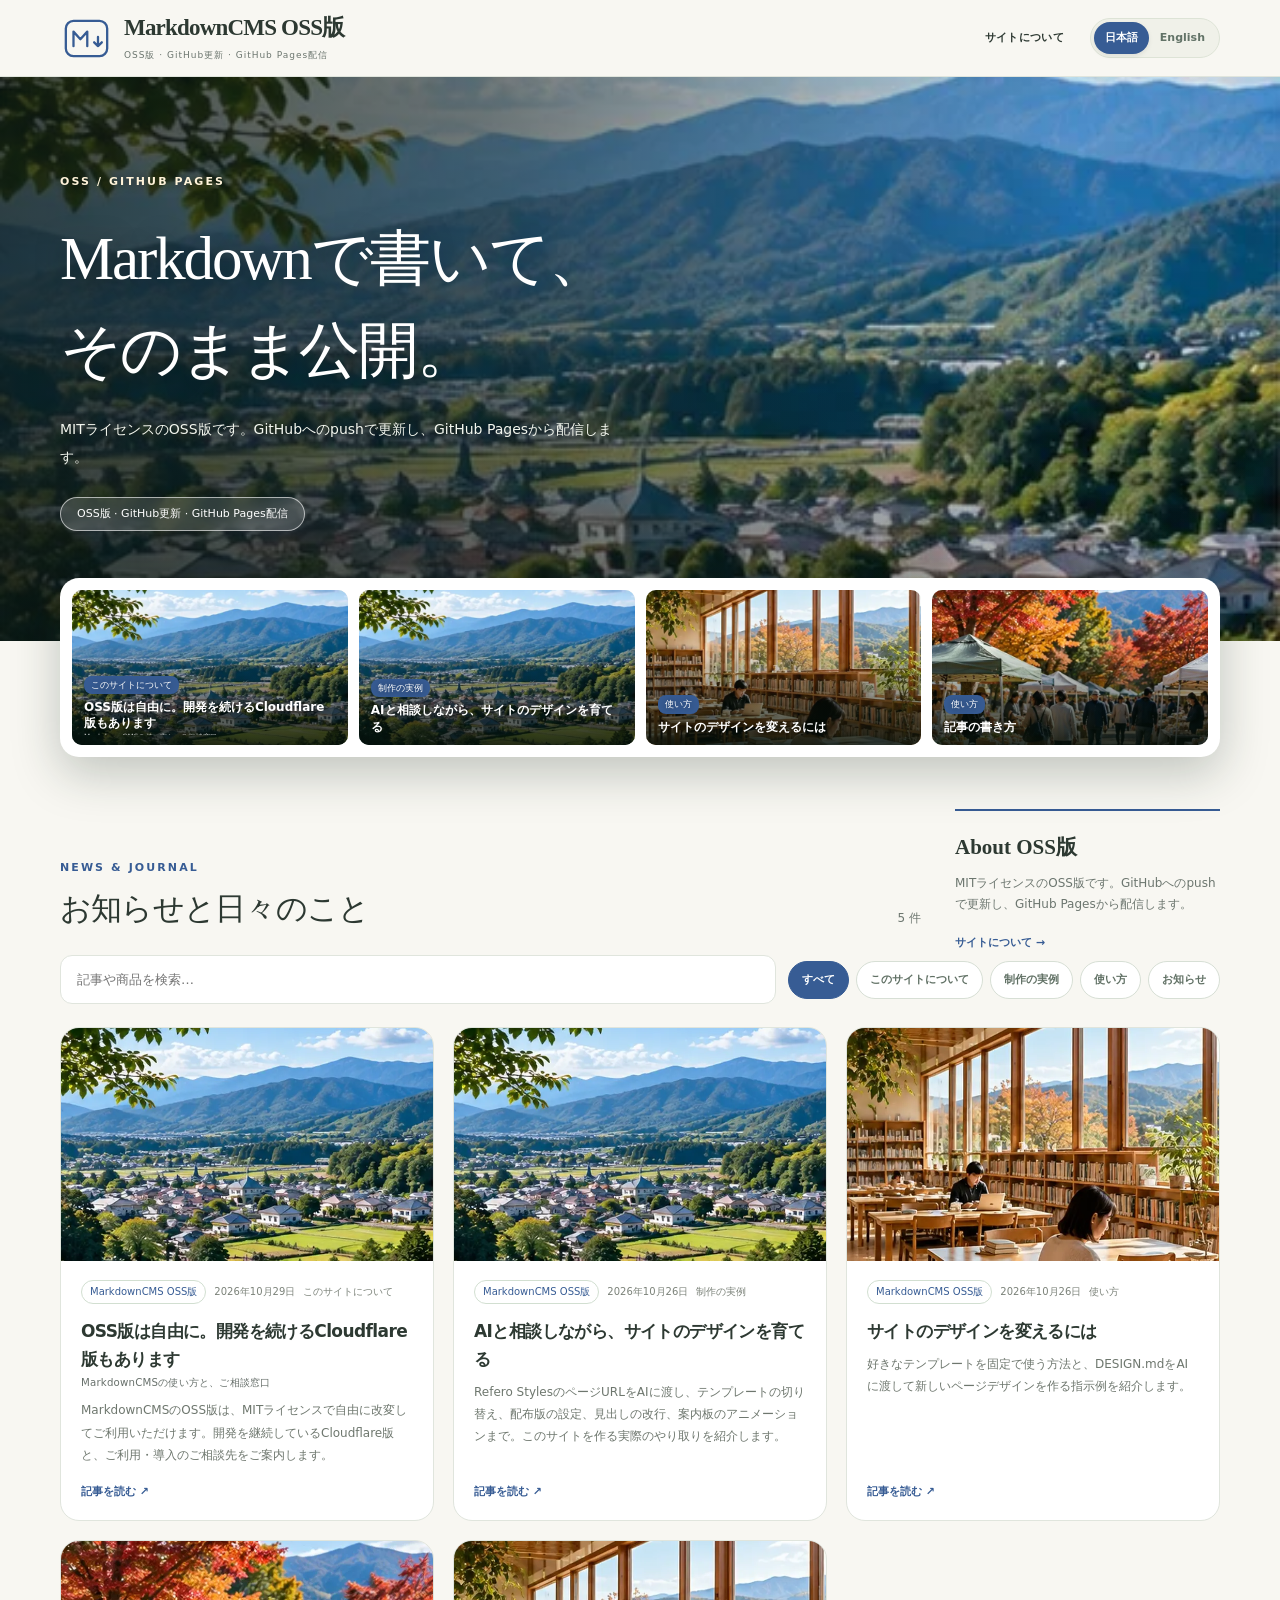
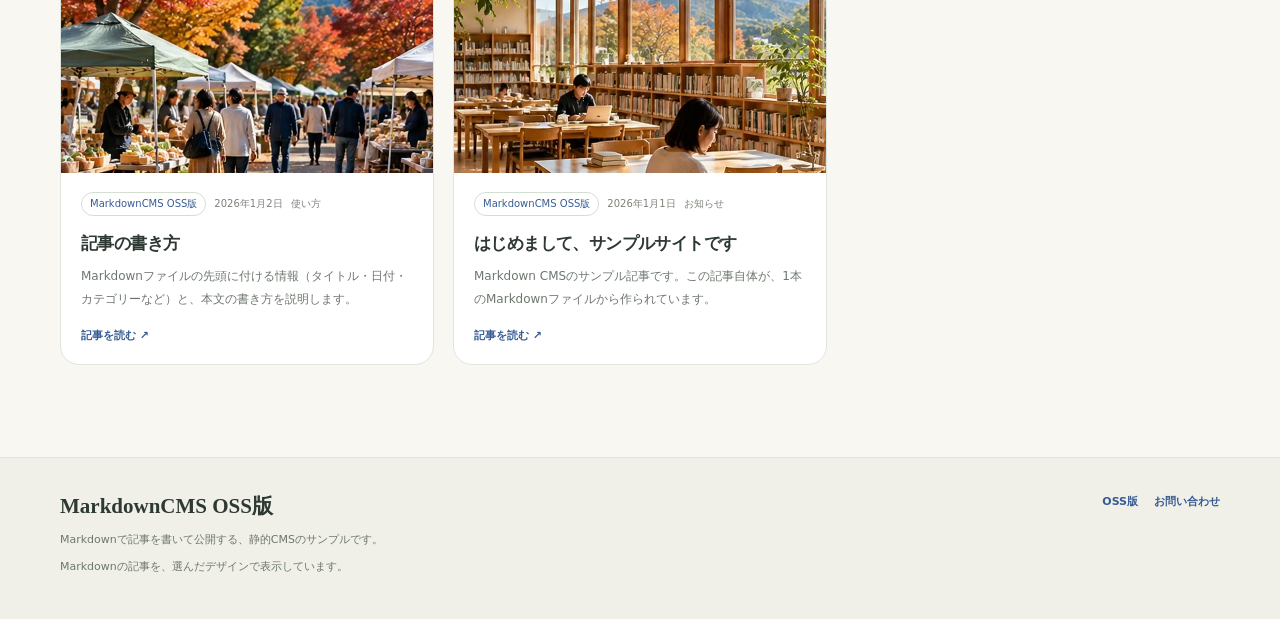
<file: index.html>
<!doctype html><html lang="ja"><head><meta charset="utf-8"><meta name="viewport" content="width=device-width,initial-scale=1"><meta name="description" content="Markdownから生成した静的JSONサイト"><meta http-equiv="Content-Security-Policy" content="default-src 'self'; script-src 'self'; style-src 'self'; img-src 'self' data:; connect-src 'self'; object-src 'none'; base-uri 'self'; form-action 'none'"><title>markdownCMSサンプルサイト</title><link rel="icon" type="image/svg+xml" href="assets/favicon.svg"><link rel="stylesheet" href="assets/style.css"></head><body><div id="app" data-default="sample" data-root="./" data-mode="site" data-site-id="sample" data-portal-url="" data-template="natural" data-theme-switcher="false"><p class="loading">読み込み中…</p></div><noscript>JavaScriptを有効にしてください。</noscript><script src="assets/templates.js" defer></script><script src="assets/app.js" defer></script></body></html>
</file>
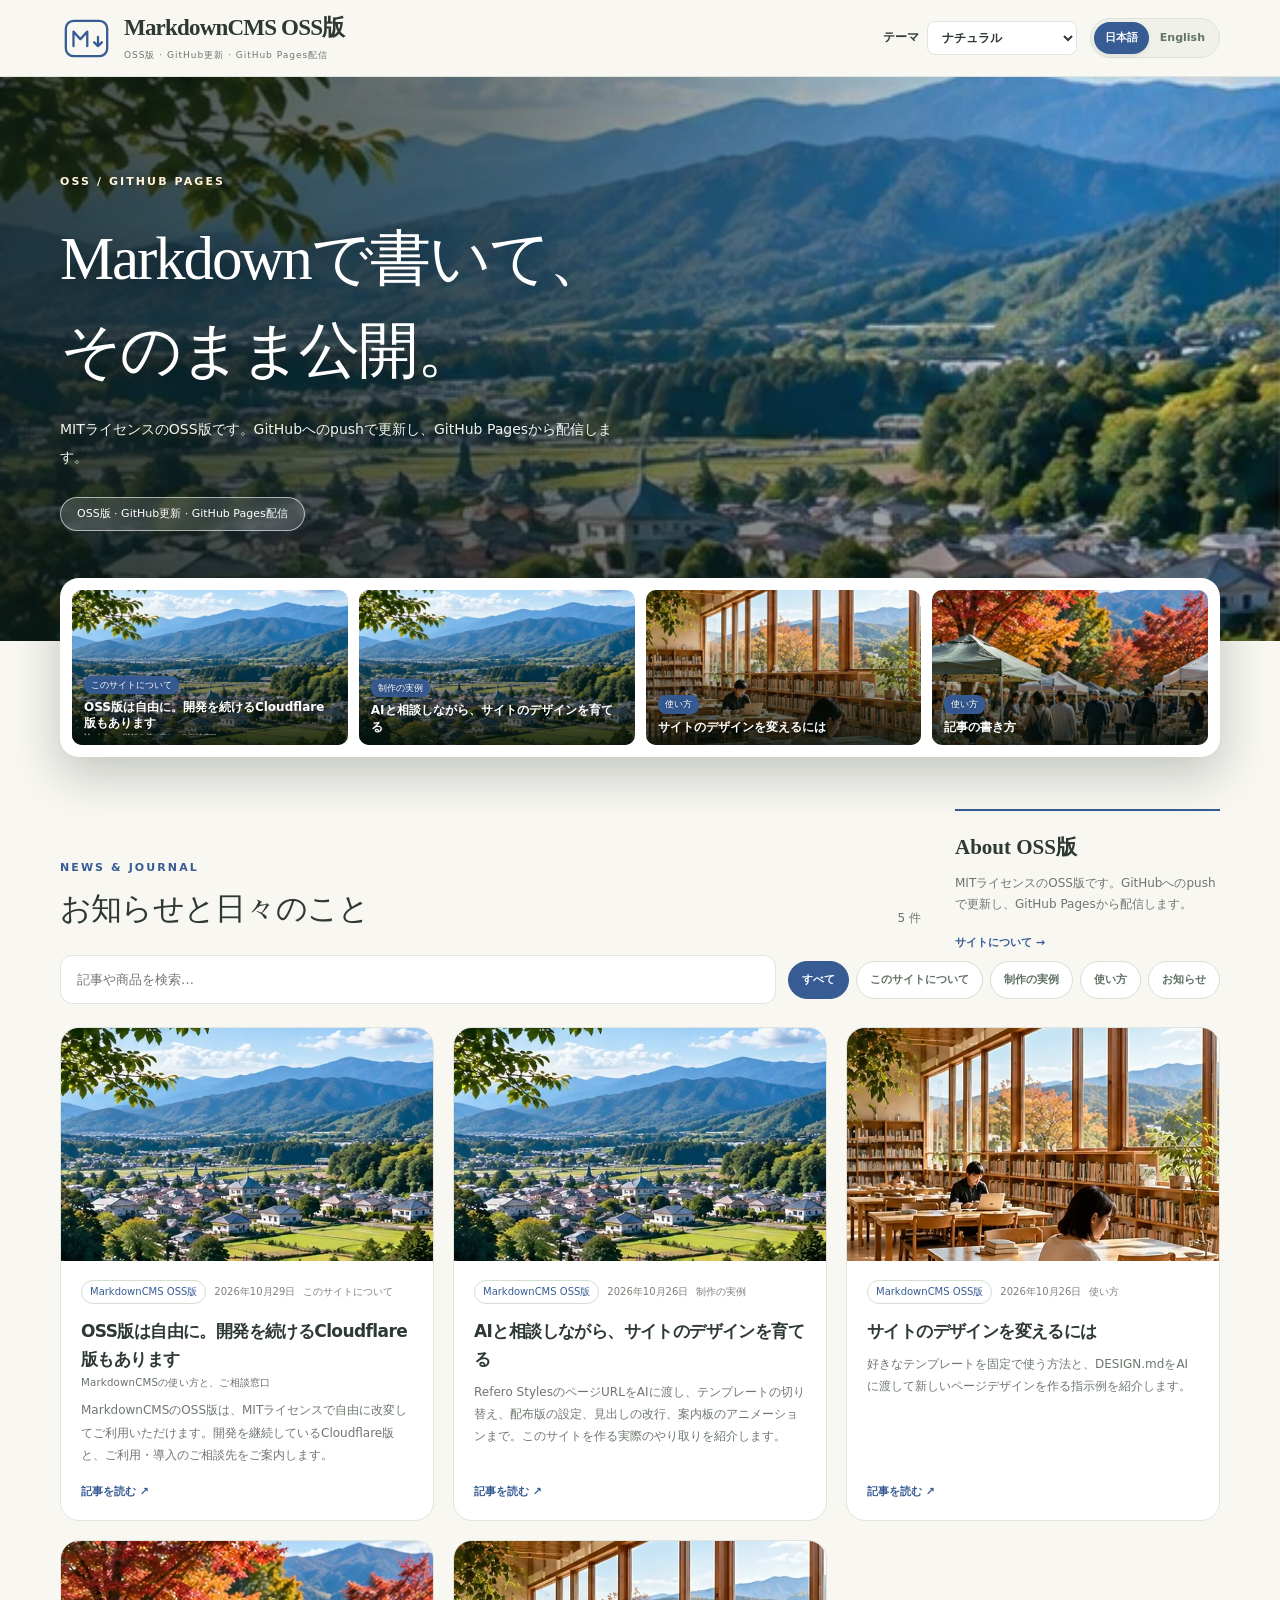
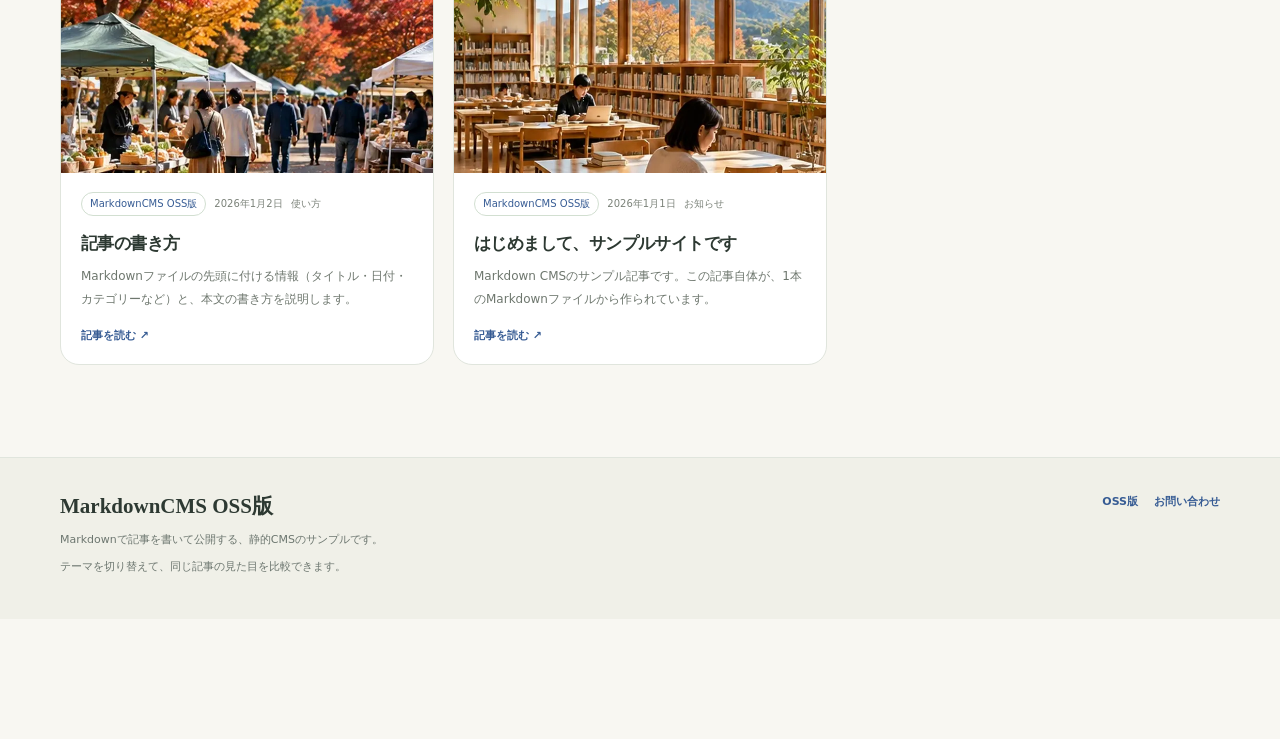
<file: docs/index.html>
<!doctype html><html lang="ja"><head><meta charset="utf-8"><meta name="viewport" content="width=device-width,initial-scale=1"><meta name="description" content="MITライセンスのOSS版です。GitHubへのpushで更新し、GitHub Pagesから配信します。"><meta property="og:type" content="website"><meta property="og:site_name" content="MarkdownCMS OSS版"><meta property="og:title" content="MarkdownCMS OSS版"><meta property="og:description" content="MITライセンスのOSS版です。GitHubへのpushで更新し、GitHub Pagesから配信します。"><meta property="og:url" content="https://oosawak.github.io/markdown-cms-oss/"><meta property="og:image" content="https://oosawak.github.io/markdown-cms-oss/og/hero.webp"><meta name="twitter:card" content="summary_large_image"><link rel="canonical" href="https://oosawak.github.io/markdown-cms-oss/"><meta http-equiv="Content-Security-Policy" content="default-src 'self'; script-src 'self'; style-src 'self'; img-src 'self' data:; connect-src 'self' https://microform.oosawak.workers.dev; object-src 'none'; base-uri 'self'; form-action 'none'"><title>MarkdownCMS OSS版</title><link rel="icon" type="image/svg+xml" href="assets/favicon.svg"><link rel="stylesheet" href="assets/style.css"></head><body><div id="app" data-default="sample" data-root="./" data-mode="site" data-site-id="sample" data-portal-url="" data-template="natural" data-theme-switcher="true"><p class="loading">読み込み中…</p></div><noscript>JavaScriptを有効にしてください。</noscript><script src="assets/app.js" defer></script></body></html>
</file>
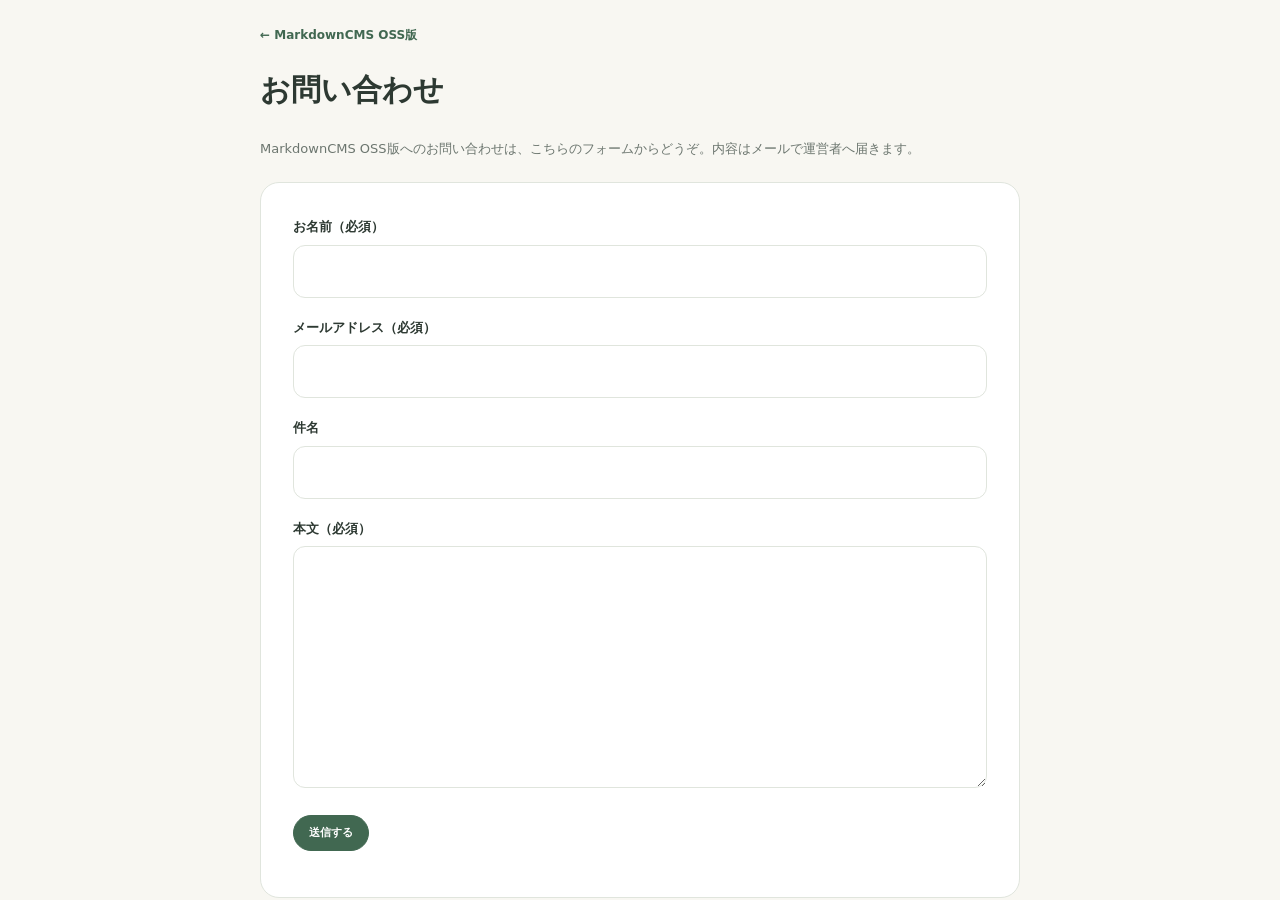
<file: docs/contact.html>
<!doctype html><html lang="ja"><head><meta charset="utf-8"><meta name="viewport" content="width=device-width,initial-scale=1">
<meta http-equiv="Content-Security-Policy" content="default-src 'self'; script-src 'self' https://challenges.cloudflare.com; style-src 'self'; img-src 'self' data:; connect-src 'self' https://challenges.cloudflare.com https://microform.oosawak.workers.dev; frame-src https://challenges.cloudflare.com; object-src 'none'; base-uri 'self'; form-action 'none'">
<title>お問い合わせ | MarkdownCMS OSS版</title><link rel="stylesheet" href="assets/style.css"></head>
<body><main class="container contact-wrap">
<p><a class="backlink" href="./">← MarkdownCMS OSS版</a></p>
<h1>お問い合わせ</h1>
<p class="mf-lead">MarkdownCMS OSS版へのお問い合わせは、こちらのフォームからどうぞ。内容はメールで運営者へ届きます。</p>
<form id="microform" class="mf-form paper" method="post" action="#">
<div class="mf-row"><label for="mf-name">お名前（必須）</label><input id="mf-name" name="name" data-mf-field type="text" maxlength="100" required></div><div class="mf-row"><label for="mf-email">メールアドレス（必須）</label><input id="mf-email" name="email" data-mf-field type="email" maxlength="254" required></div><div class="mf-row"><label for="mf-subject">件名</label><input id="mf-subject" name="subject" data-mf-field type="text" maxlength="200"></div><div class="mf-row"><label for="mf-message">本文（必須）</label><textarea id="mf-message" name="message" data-mf-field rows="8" maxlength="5000" required></textarea></div>
<div class="mf-hp" aria-hidden="true"><label>この欄は入力しないでください<input type="text" name="hp" tabindex="-1" autocomplete="off"></label></div>
<div class="cf-turnstile" data-sitekey="0x4AAAAAAF-NLXBTZZUvCKR-"></div>
<button type="submit" class="pillbutton">送信する</button>
<p class="mf-status" role="status"></p>
</form>

</main>
<script type="application/json" id="microform-config">{"endpoint": "https://microform.oosawak.workers.dev/submit", "siteId": "sample", "sitekey": "0x4AAAAAAF-NLXBTZZUvCKR-"}</script>
<script src="https://challenges.cloudflare.com/turnstile/v0/api.js" async defer></script>
<script src="assets/microform.js" defer></script>
</body></html>
</file>
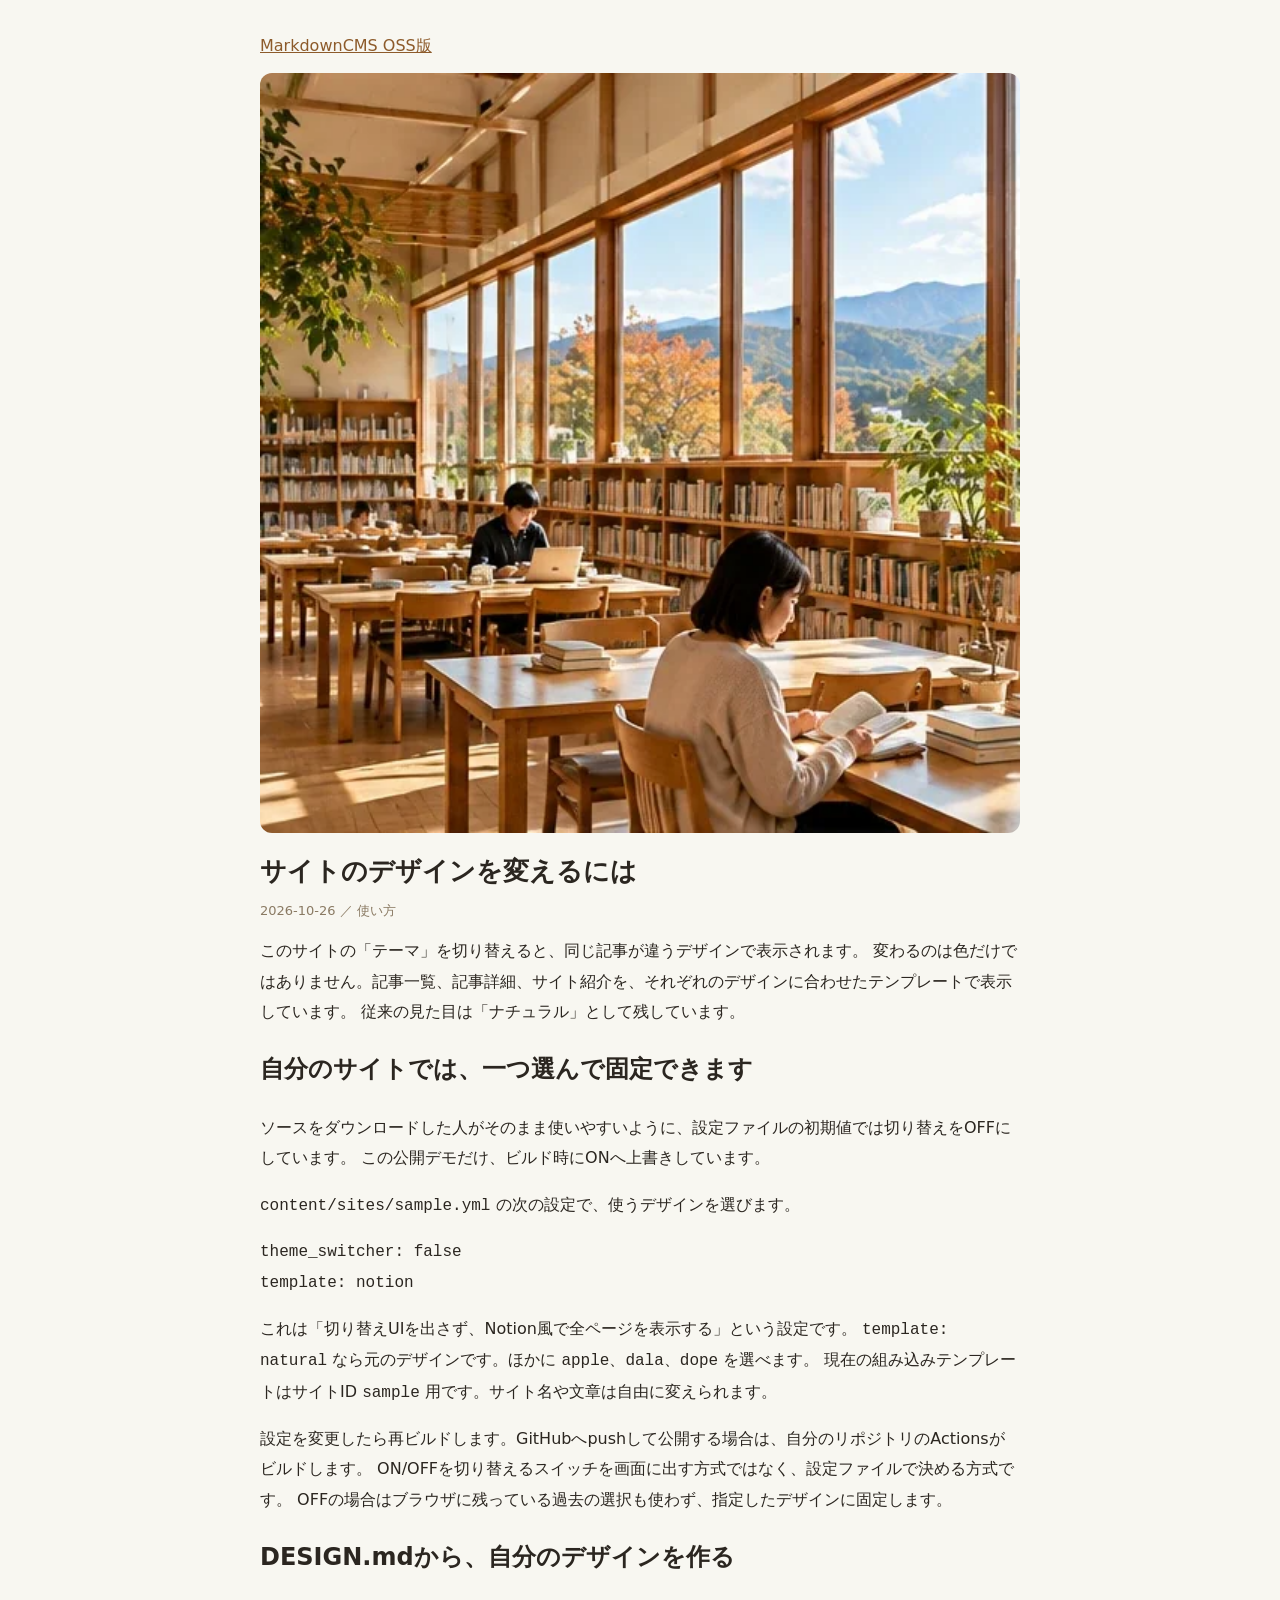
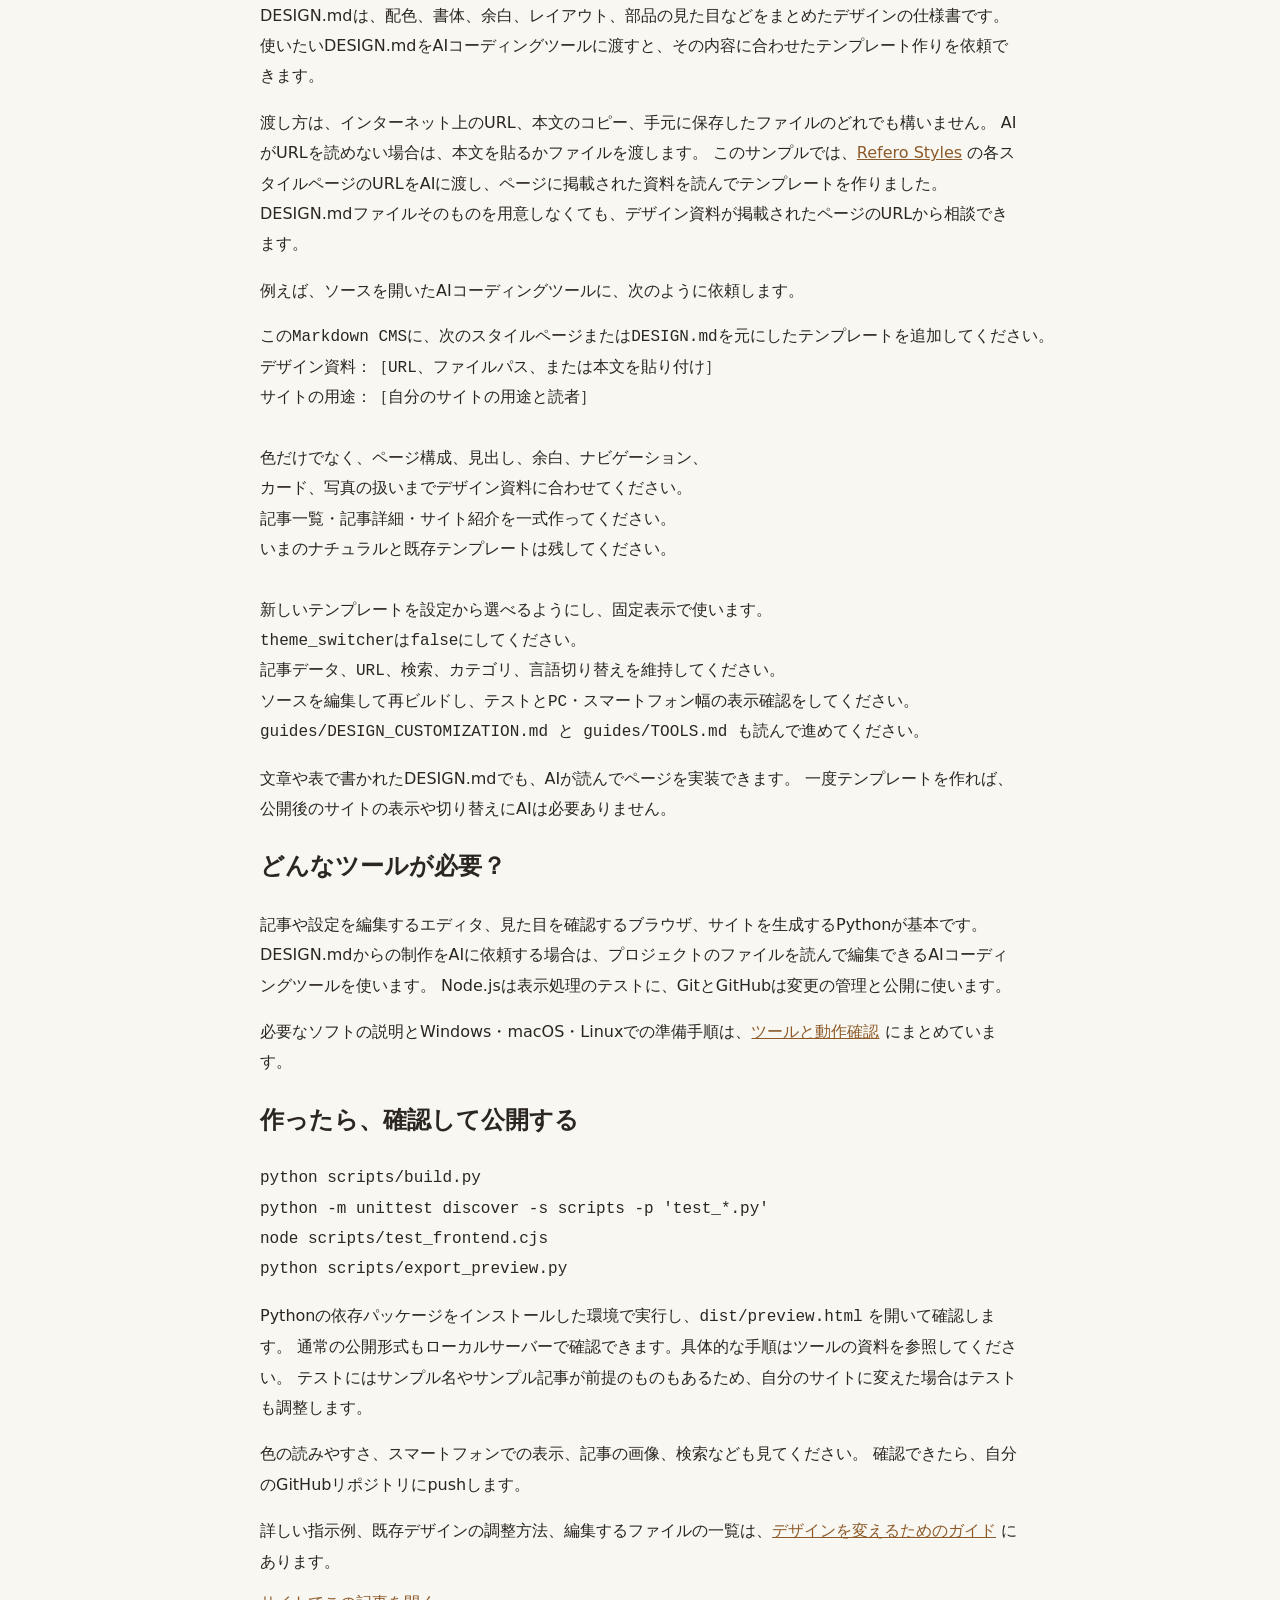
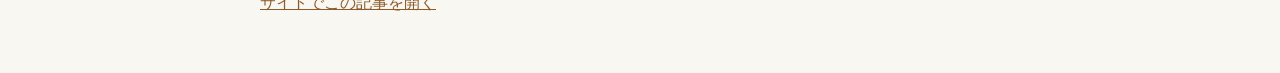
<file: docs/posts/change-design.html>
<!doctype html><html lang="ja"><head><meta charset="utf-8"><meta name="viewport" content="width=device-width,initial-scale=1">
<title>サイトのデザインを変えるには | MarkdownCMS OSS版</title>
<meta name="description" content="好きなテンプレートを固定で使う方法と、DESIGN.mdをAIに渡して新しいページデザインを作る指示例を紹介します。">
<link rel="canonical" href="https://oosawak.github.io/markdown-cms-oss/posts/change-design.html">
<meta property="og:type" content="article"><meta property="og:site_name" content="MarkdownCMS OSS版">
<meta property="og:title" content="サイトのデザインを変えるには">
<meta property="og:description" content="好きなテンプレートを固定で使う方法と、DESIGN.mdをAIに渡して新しいページデザインを作る指示例を紹介します。">
<meta property="og:url" content="https://oosawak.github.io/markdown-cms-oss/posts/change-design.html">
<meta property="og:image" content="https://oosawak.github.io/markdown-cms-oss/og/change-design.webp">
<meta name="twitter:card" content="summary_large_image">
<style>body{font-family:system-ui,-apple-system,'Hiragino Sans','Noto Sans JP',sans-serif;margin:0;background:#f8f7f1;color:#2b2620}main{max-width:760px;margin:0 auto;padding:20px 16px 48px}img.cover{width:100%;height:auto;border-radius:12px}h1{font-size:26px;line-height:1.4;margin:16px 0 6px}.meta{color:#8a7a63;font-size:13px}article{line-height:1.9;font-size:16px}article img{max-width:100%;height:auto}a{color:#8d5b2b}</style>
</head><body><main>
<p><a href="https://oosawak.github.io/markdown-cms-oss/">MarkdownCMS OSS版</a></p>
<img class="cover" src="../og/change-design.webp" alt="本が並ぶ図書室のイラスト">
<h1>サイトのデザインを変えるには</h1>
<p class="meta">2026-10-26 ／ 使い方</p>
<article><p>このサイトの「テーマ」を切り替えると、同じ記事が違うデザインで表示されます。
変わるのは色だけではありません。記事一覧、記事詳細、サイト紹介を、それぞれのデザインに合わせたテンプレートで表示しています。
従来の見た目は「ナチュラル」として残しています。</p>
<h2>自分のサイトでは、一つ選んで固定できます</h2>
<p>ソースをダウンロードした人がそのまま使いやすいように、設定ファイルの初期値では切り替えをOFFにしています。
この公開デモだけ、ビルド時にONへ上書きしています。</p>
<p><code>content/sites/sample.yml</code> の次の設定で、使うデザインを選びます。</p>
<pre><code>theme_switcher: false
template: notion
</code></pre>
<p>これは「切り替えUIを出さず、Notion風で全ページを表示する」という設定です。
<code>template: natural</code> なら元のデザインです。ほかに <code>apple</code>、<code>dala</code>、<code>dope</code> を選べます。
現在の組み込みテンプレートはサイトID <code>sample</code> 用です。サイト名や文章は自由に変えられます。</p>
<p>設定を変更したら再ビルドします。GitHubへpushして公開する場合は、自分のリポジトリのActionsがビルドします。
ON/OFFを切り替えるスイッチを画面に出す方式ではなく、設定ファイルで決める方式です。
OFFの場合はブラウザに残っている過去の選択も使わず、指定したデザインに固定します。</p>
<h2>DESIGN.mdから、自分のデザインを作る</h2>
<p>DESIGN.mdは、配色、書体、余白、レイアウト、部品の見た目などをまとめたデザインの仕様書です。
使いたいDESIGN.mdをAIコーディングツールに渡すと、その内容に合わせたテンプレート作りを依頼できます。</p>
<p>渡し方は、インターネット上のURL、本文のコピー、手元に保存したファイルのどれでも構いません。
AIがURLを読めない場合は、本文を貼るかファイルを渡します。
このサンプルでは、<a href="https://styles.refero.design/">Refero Styles</a> の各スタイルページのURLをAIに渡し、ページに掲載された資料を読んでテンプレートを作りました。
DESIGN.mdファイルそのものを用意しなくても、デザイン資料が掲載されたページのURLから相談できます。</p>
<p>例えば、ソースを開いたAIコーディングツールに、次のように依頼します。</p>
<pre><code>このMarkdown CMSに、次のスタイルページまたはDESIGN.mdを元にしたテンプレートを追加してください。
デザイン資料：［URL、ファイルパス、または本文を貼り付け］
サイトの用途：［自分のサイトの用途と読者］

色だけでなく、ページ構成、見出し、余白、ナビゲーション、
カード、写真の扱いまでデザイン資料に合わせてください。
記事一覧・記事詳細・サイト紹介を一式作ってください。
いまのナチュラルと既存テンプレートは残してください。

新しいテンプレートを設定から選べるようにし、固定表示で使います。
theme_switcherはfalseにしてください。
記事データ、URL、検索、カテゴリ、言語切り替えを維持してください。
ソースを編集して再ビルドし、テストとPC・スマートフォン幅の表示確認をしてください。
guides/DESIGN_CUSTOMIZATION.md と guides/TOOLS.md も読んで進めてください。
</code></pre>
<p>文章や表で書かれたDESIGN.mdでも、AIが読んでページを実装できます。
一度テンプレートを作れば、公開後のサイトの表示や切り替えにAIは必要ありません。</p>
<h2>どんなツールが必要？</h2>
<p>記事や設定を編集するエディタ、見た目を確認するブラウザ、サイトを生成するPythonが基本です。
DESIGN.mdからの制作をAIに依頼する場合は、プロジェクトのファイルを読んで編集できるAIコーディングツールを使います。
Node.jsは表示処理のテストに、GitとGitHubは変更の管理と公開に使います。</p>
<p>必要なソフトの説明とWindows・macOS・Linuxでの準備手順は、<a href="https://github.com/oosawak/markdown-cms-oss/blob/main/guides/TOOLS.md">ツールと動作確認</a> にまとめています。</p>
<h2>作ったら、確認して公開する</h2>
<pre><code>python scripts/build.py
python -m unittest discover -s scripts -p 'test_*.py'
node scripts/test_frontend.cjs
python scripts/export_preview.py
</code></pre>
<p>Pythonの依存パッケージをインストールした環境で実行し、<code>dist/preview.html</code> を開いて確認します。
通常の公開形式もローカルサーバーで確認できます。具体的な手順はツールの資料を参照してください。
テストにはサンプル名やサンプル記事が前提のものもあるため、自分のサイトに変えた場合はテストも調整します。</p>
<p>色の読みやすさ、スマートフォンでの表示、記事の画像、検索なども見てください。
確認できたら、自分のGitHubリポジトリにpushします。</p>
<p>詳しい指示例、既存デザインの調整方法、編集するファイルの一覧は、<a href="https://github.com/oosawak/markdown-cms-oss/blob/main/guides/DESIGN_CUSTOMIZATION.md">デザインを変えるためのガイド</a> にあります。</p>
</article>

<p><a href="https://oosawak.github.io/markdown-cms-oss/#/post/sample/change-design">サイトでこの記事を開く</a></p>
</main></body></html>
</file>
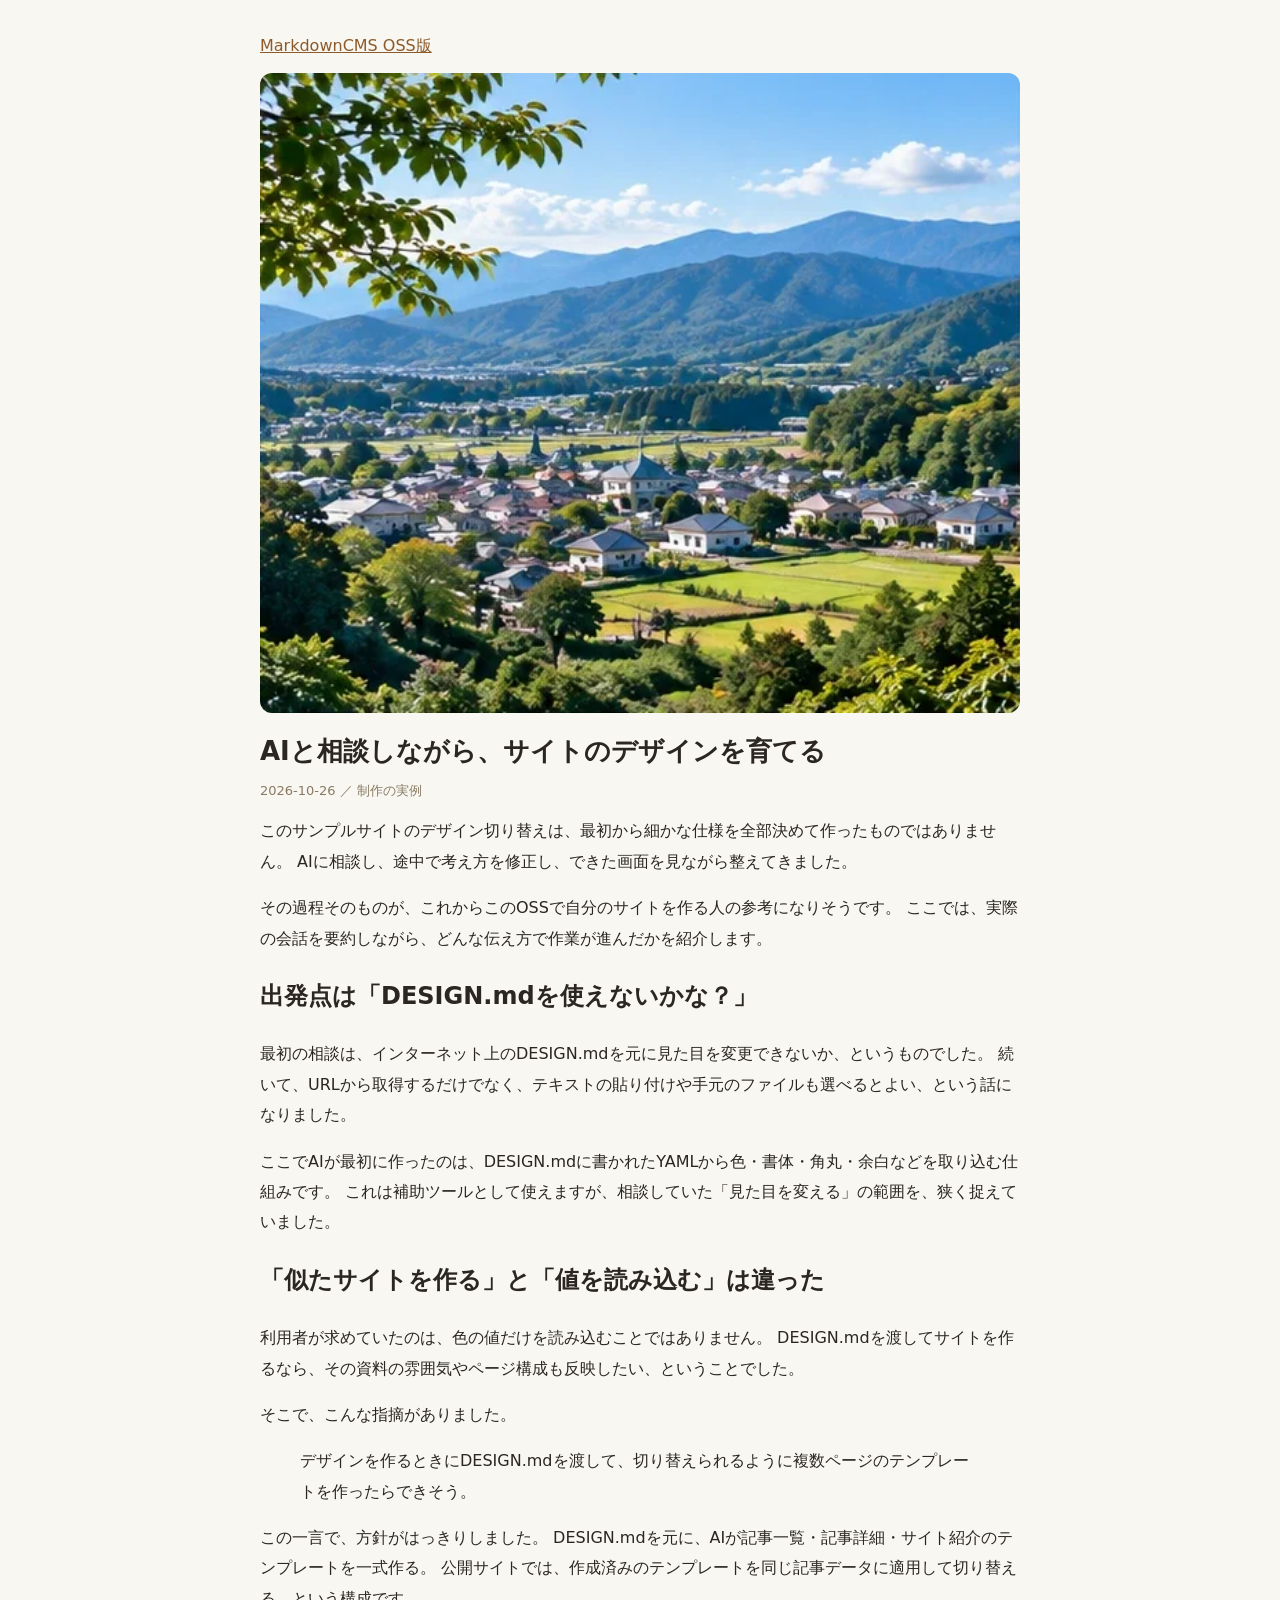
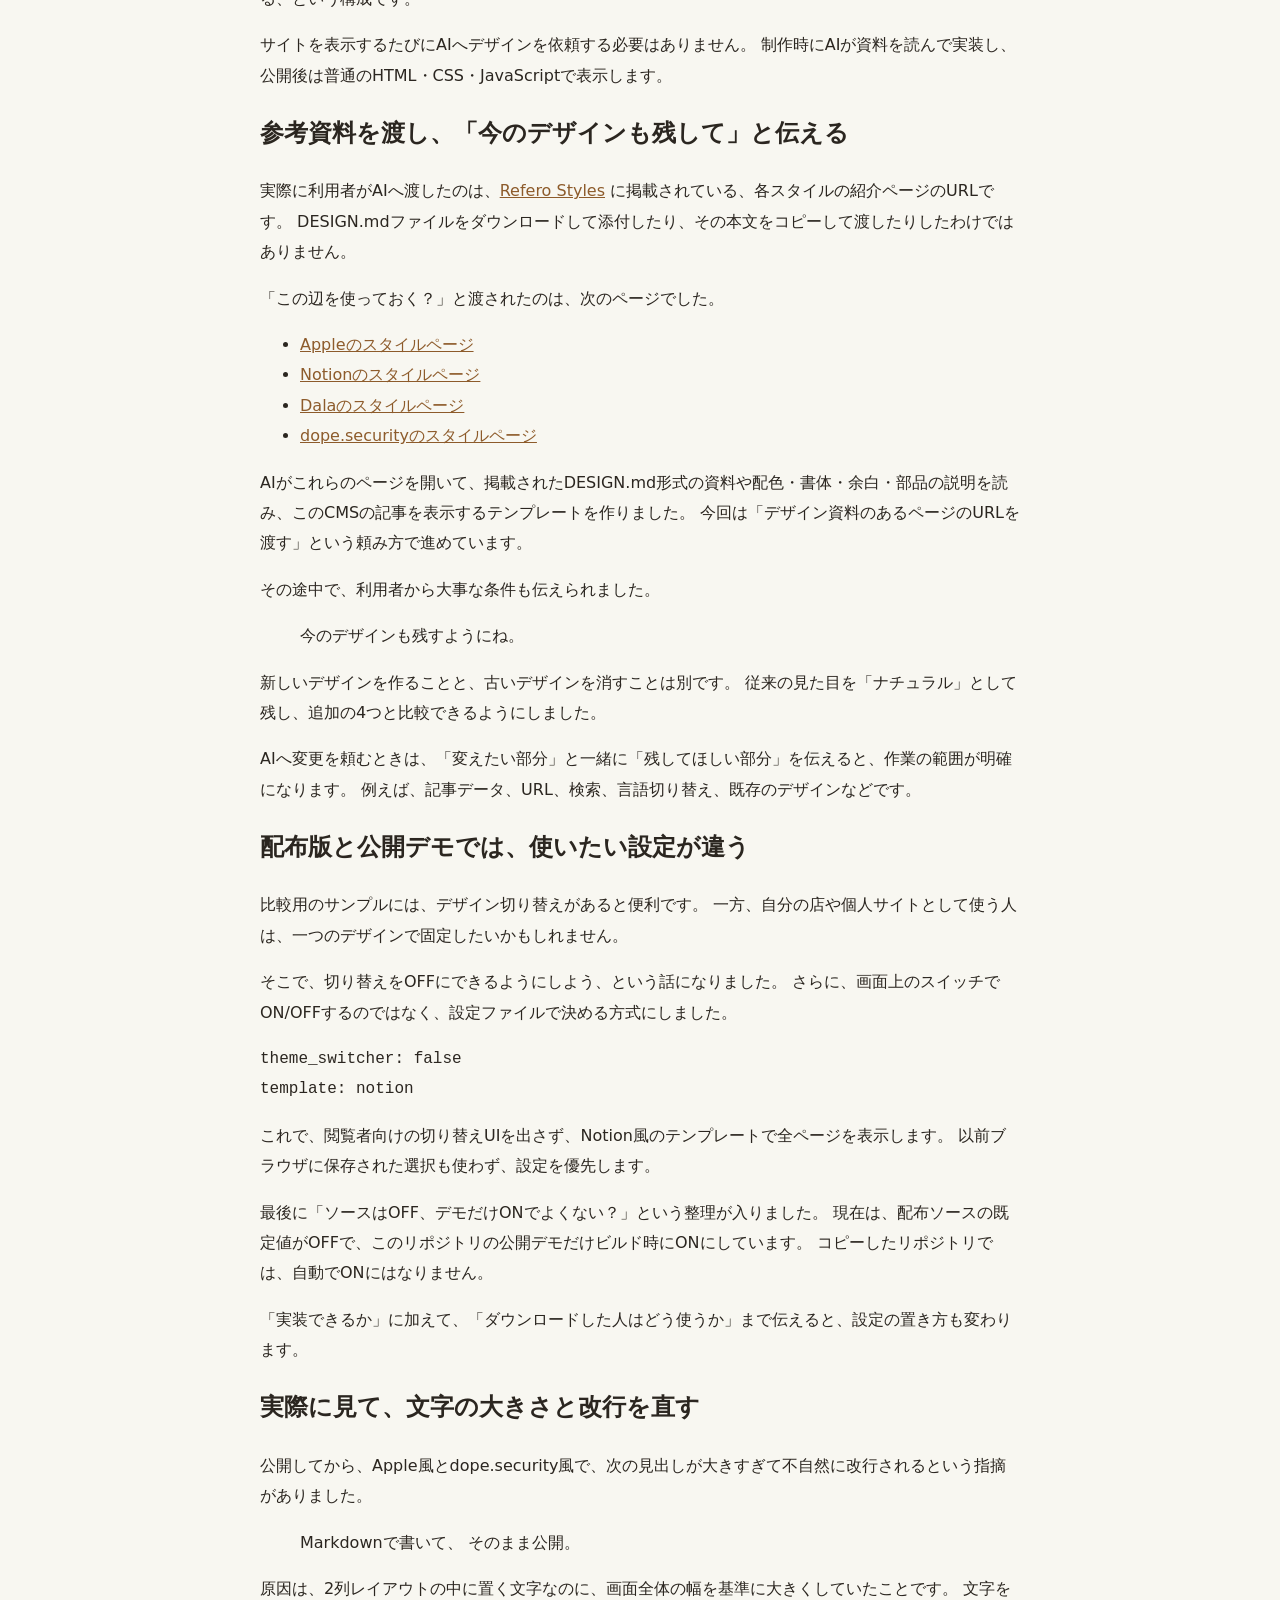
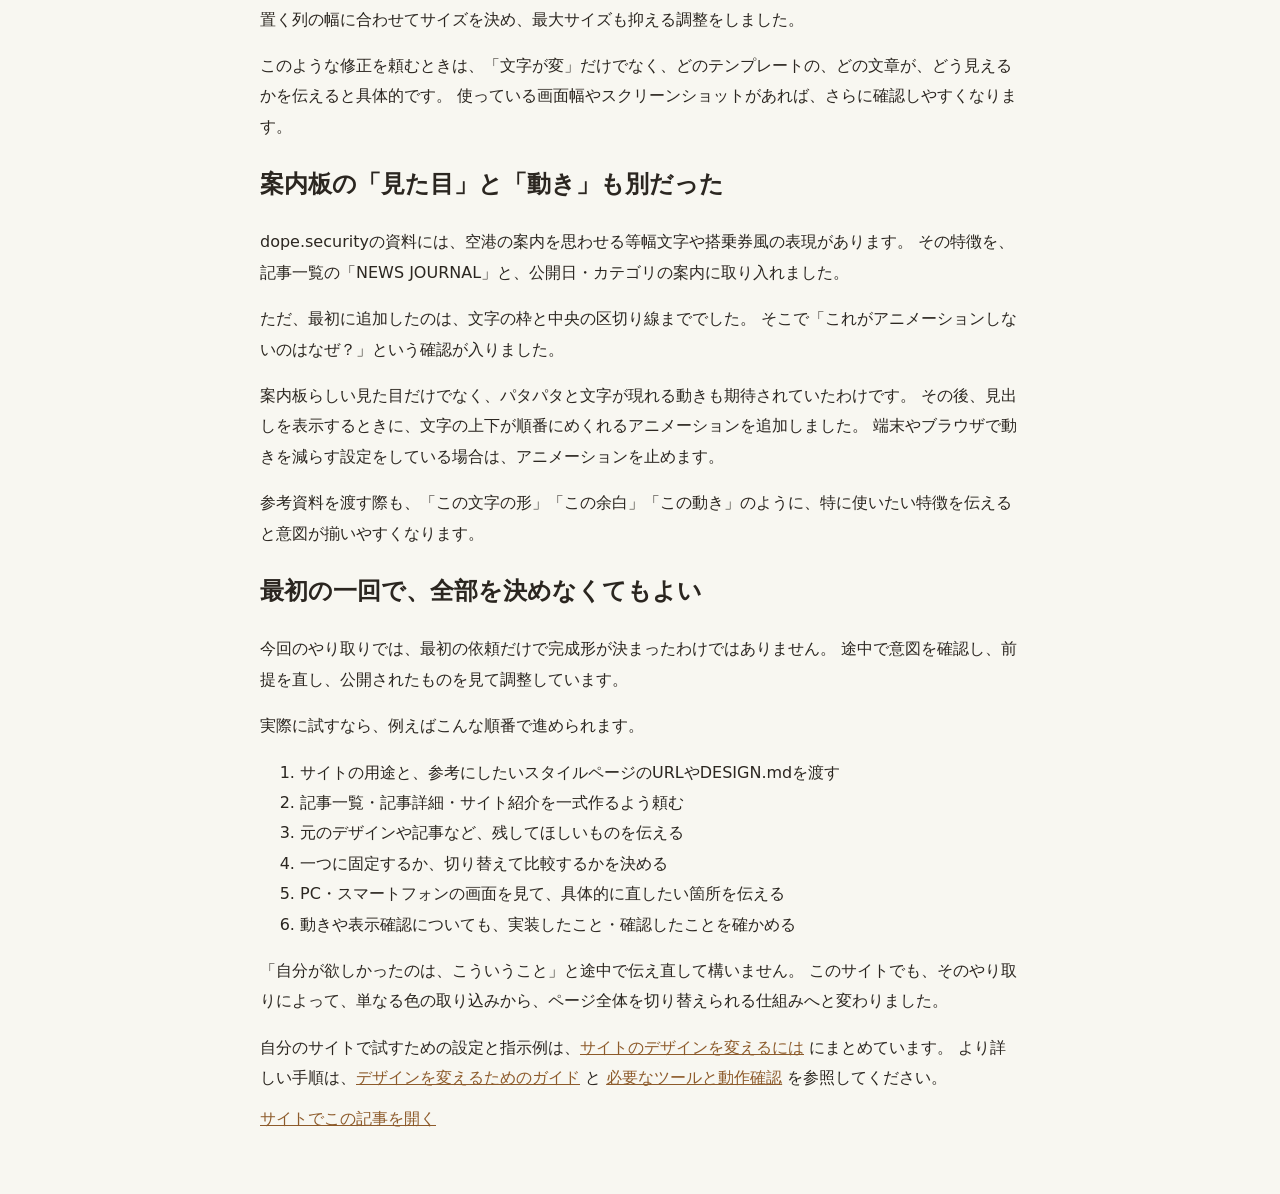
<file: docs/posts/design-conversation.html>
<!doctype html><html lang="ja"><head><meta charset="utf-8"><meta name="viewport" content="width=device-width,initial-scale=1">
<title>AIと相談しながら、サイトのデザインを育てる | MarkdownCMS OSS版</title>
<meta name="description" content="Refero StylesのページURLをAIに渡し、テンプレートの切り替え、配布版の設定、見出しの改行、案内板のアニメーションまで。このサイトを作る実際のやり取りを紹介します。">
<link rel="canonical" href="https://oosawak.github.io/markdown-cms-oss/posts/design-conversation.html">
<meta property="og:type" content="article"><meta property="og:site_name" content="MarkdownCMS OSS版">
<meta property="og:title" content="AIと相談しながら、サイトのデザインを育てる">
<meta property="og:description" content="Refero StylesのページURLをAIに渡し、テンプレートの切り替え、配布版の設定、見出しの改行、案内板のアニメーションまで。このサイトを作る実際のやり取りを紹介します。">
<meta property="og:url" content="https://oosawak.github.io/markdown-cms-oss/posts/design-conversation.html">
<meta property="og:image" content="https://oosawak.github.io/markdown-cms-oss/og/design-conversation.webp">
<meta name="twitter:card" content="summary_large_image">
<style>body{font-family:system-ui,-apple-system,'Hiragino Sans','Noto Sans JP',sans-serif;margin:0;background:#f8f7f1;color:#2b2620}main{max-width:760px;margin:0 auto;padding:20px 16px 48px}img.cover{width:100%;height:auto;border-radius:12px}h1{font-size:26px;line-height:1.4;margin:16px 0 6px}.meta{color:#8a7a63;font-size:13px}article{line-height:1.9;font-size:16px}article img{max-width:100%;height:auto}a{color:#8d5b2b}</style>
</head><body><main>
<p><a href="https://oosawak.github.io/markdown-cms-oss/">MarkdownCMS OSS版</a></p>
<img class="cover" src="../og/design-conversation.webp" alt="Markdown CMSのサンプルサイトで使用している写真">
<h1>AIと相談しながら、サイトのデザインを育てる</h1>
<p class="meta">2026-10-26 ／ 制作の実例</p>
<article><p>このサンプルサイトのデザイン切り替えは、最初から細かな仕様を全部決めて作ったものではありません。
AIに相談し、途中で考え方を修正し、できた画面を見ながら整えてきました。</p>
<p>その過程そのものが、これからこのOSSで自分のサイトを作る人の参考になりそうです。
ここでは、実際の会話を要約しながら、どんな伝え方で作業が進んだかを紹介します。</p>
<h2>出発点は「DESIGN.mdを使えないかな？」</h2>
<p>最初の相談は、インターネット上のDESIGN.mdを元に見た目を変更できないか、というものでした。
続いて、URLから取得するだけでなく、テキストの貼り付けや手元のファイルも選べるとよい、という話になりました。</p>
<p>ここでAIが最初に作ったのは、DESIGN.mdに書かれたYAMLから色・書体・角丸・余白などを取り込む仕組みです。
これは補助ツールとして使えますが、相談していた「見た目を変える」の範囲を、狭く捉えていました。</p>
<h2>「似たサイトを作る」と「値を読み込む」は違った</h2>
<p>利用者が求めていたのは、色の値だけを読み込むことではありません。
DESIGN.mdを渡してサイトを作るなら、その資料の雰囲気やページ構成も反映したい、ということでした。</p>
<p>そこで、こんな指摘がありました。</p>
<blockquote>
<p>デザインを作るときにDESIGN.mdを渡して、切り替えられるように複数ページのテンプレートを作ったらできそう。</p>
</blockquote>
<p>この一言で、方針がはっきりしました。
DESIGN.mdを元に、AIが記事一覧・記事詳細・サイト紹介のテンプレートを一式作る。
公開サイトでは、作成済みのテンプレートを同じ記事データに適用して切り替える、という構成です。</p>
<p>サイトを表示するたびにAIへデザインを依頼する必要はありません。
制作時にAIが資料を読んで実装し、公開後は普通のHTML・CSS・JavaScriptで表示します。</p>
<h2>参考資料を渡し、「今のデザインも残して」と伝える</h2>
<p>実際に利用者がAIへ渡したのは、<a href="https://styles.refero.design/">Refero Styles</a> に掲載されている、各スタイルの紹介ページのURLです。
DESIGN.mdファイルをダウンロードして添付したり、その本文をコピーして渡したりしたわけではありません。</p>
<p>「この辺を使っておく？」と渡されたのは、次のページでした。</p>
<ul>
<li><a href="https://styles.refero.design/style/a73148b9-449b-42cd-9f38-86ef694f500e">Appleのスタイルページ</a></li>
<li><a href="https://styles.refero.design/style/2bf4c61f-de10-4614-ba1b-20c0453bd2a9">Notionのスタイルページ</a></li>
<li><a href="https://styles.refero.design/style/e5f5f8cf-e68d-4ed1-bbf5-6b67569af648">Dalaのスタイルページ</a></li>
<li><a href="https://styles.refero.design/style/e1f18a7e-5af1-46b3-8f89-bce6c78b80d4">dope.securityのスタイルページ</a></li>
</ul>
<p>AIがこれらのページを開いて、掲載されたDESIGN.md形式の資料や配色・書体・余白・部品の説明を読み、このCMSの記事を表示するテンプレートを作りました。
今回は「デザイン資料のあるページのURLを渡す」という頼み方で進めています。</p>
<p>その途中で、利用者から大事な条件も伝えられました。</p>
<blockquote>
<p>今のデザインも残すようにね。</p>
</blockquote>
<p>新しいデザインを作ることと、古いデザインを消すことは別です。
従来の見た目を「ナチュラル」として残し、追加の4つと比較できるようにしました。</p>
<p>AIへ変更を頼むときは、「変えたい部分」と一緒に「残してほしい部分」を伝えると、作業の範囲が明確になります。
例えば、記事データ、URL、検索、言語切り替え、既存のデザインなどです。</p>
<h2>配布版と公開デモでは、使いたい設定が違う</h2>
<p>比較用のサンプルには、デザイン切り替えがあると便利です。
一方、自分の店や個人サイトとして使う人は、一つのデザインで固定したいかもしれません。</p>
<p>そこで、切り替えをOFFにできるようにしよう、という話になりました。
さらに、画面上のスイッチでON/OFFするのではなく、設定ファイルで決める方式にしました。</p>
<pre><code>theme_switcher: false
template: notion
</code></pre>
<p>これで、閲覧者向けの切り替えUIを出さず、Notion風のテンプレートで全ページを表示します。
以前ブラウザに保存された選択も使わず、設定を優先します。</p>
<p>最後に「ソースはOFF、デモだけONでよくない？」という整理が入りました。
現在は、配布ソースの既定値がOFFで、このリポジトリの公開デモだけビルド時にONにしています。
コピーしたリポジトリでは、自動でONにはなりません。</p>
<p>「実装できるか」に加えて、「ダウンロードした人はどう使うか」まで伝えると、設定の置き方も変わります。</p>
<h2>実際に見て、文字の大きさと改行を直す</h2>
<p>公開してから、Apple風とdope.security風で、次の見出しが大きすぎて不自然に改行されるという指摘がありました。</p>
<blockquote>
<p>Markdownで書いて、
そのまま公開。</p>
</blockquote>
<p>原因は、2列レイアウトの中に置く文字なのに、画面全体の幅を基準に大きくしていたことです。
文字を置く列の幅に合わせてサイズを決め、最大サイズも抑える調整をしました。</p>
<p>このような修正を頼むときは、「文字が変」だけでなく、どのテンプレートの、どの文章が、どう見えるかを伝えると具体的です。
使っている画面幅やスクリーンショットがあれば、さらに確認しやすくなります。</p>
<h2>案内板の「見た目」と「動き」も別だった</h2>
<p>dope.securityの資料には、空港の案内を思わせる等幅文字や搭乗券風の表現があります。
その特徴を、記事一覧の「NEWS JOURNAL」と、公開日・カテゴリの案内に取り入れました。</p>
<p>ただ、最初に追加したのは、文字の枠と中央の区切り線まででした。
そこで「これがアニメーションしないのはなぜ？」という確認が入りました。</p>
<p>案内板らしい見た目だけでなく、パタパタと文字が現れる動きも期待されていたわけです。
その後、見出しを表示するときに、文字の上下が順番にめくれるアニメーションを追加しました。
端末やブラウザで動きを減らす設定をしている場合は、アニメーションを止めます。</p>
<p>参考資料を渡す際も、「この文字の形」「この余白」「この動き」のように、特に使いたい特徴を伝えると意図が揃いやすくなります。</p>
<h2>最初の一回で、全部を決めなくてもよい</h2>
<p>今回のやり取りでは、最初の依頼だけで完成形が決まったわけではありません。
途中で意図を確認し、前提を直し、公開されたものを見て調整しています。</p>
<p>実際に試すなら、例えばこんな順番で進められます。</p>
<ol>
<li>サイトの用途と、参考にしたいスタイルページのURLやDESIGN.mdを渡す</li>
<li>記事一覧・記事詳細・サイト紹介を一式作るよう頼む</li>
<li>元のデザインや記事など、残してほしいものを伝える</li>
<li>一つに固定するか、切り替えて比較するかを決める</li>
<li>PC・スマートフォンの画面を見て、具体的に直したい箇所を伝える</li>
<li>動きや表示確認についても、実装したこと・確認したことを確かめる</li>
</ol>
<p>「自分が欲しかったのは、こういうこと」と途中で伝え直して構いません。
このサイトでも、そのやり取りによって、単なる色の取り込みから、ページ全体を切り替えられる仕組みへと変わりました。</p>
<p>自分のサイトで試すための設定と指示例は、<a href="#/post/sample/change-design">サイトのデザインを変えるには</a> にまとめています。
より詳しい手順は、<a href="https://github.com/oosawak/markdown-cms-oss/blob/main/guides/DESIGN_CUSTOMIZATION.md">デザインを変えるためのガイド</a> と <a href="https://github.com/oosawak/markdown-cms-oss/blob/main/guides/TOOLS.md">必要なツールと動作確認</a> を参照してください。</p>
</article>

<p><a href="https://oosawak.github.io/markdown-cms-oss/#/post/sample/design-conversation">サイトでこの記事を開く</a></p>
</main></body></html>
</file>
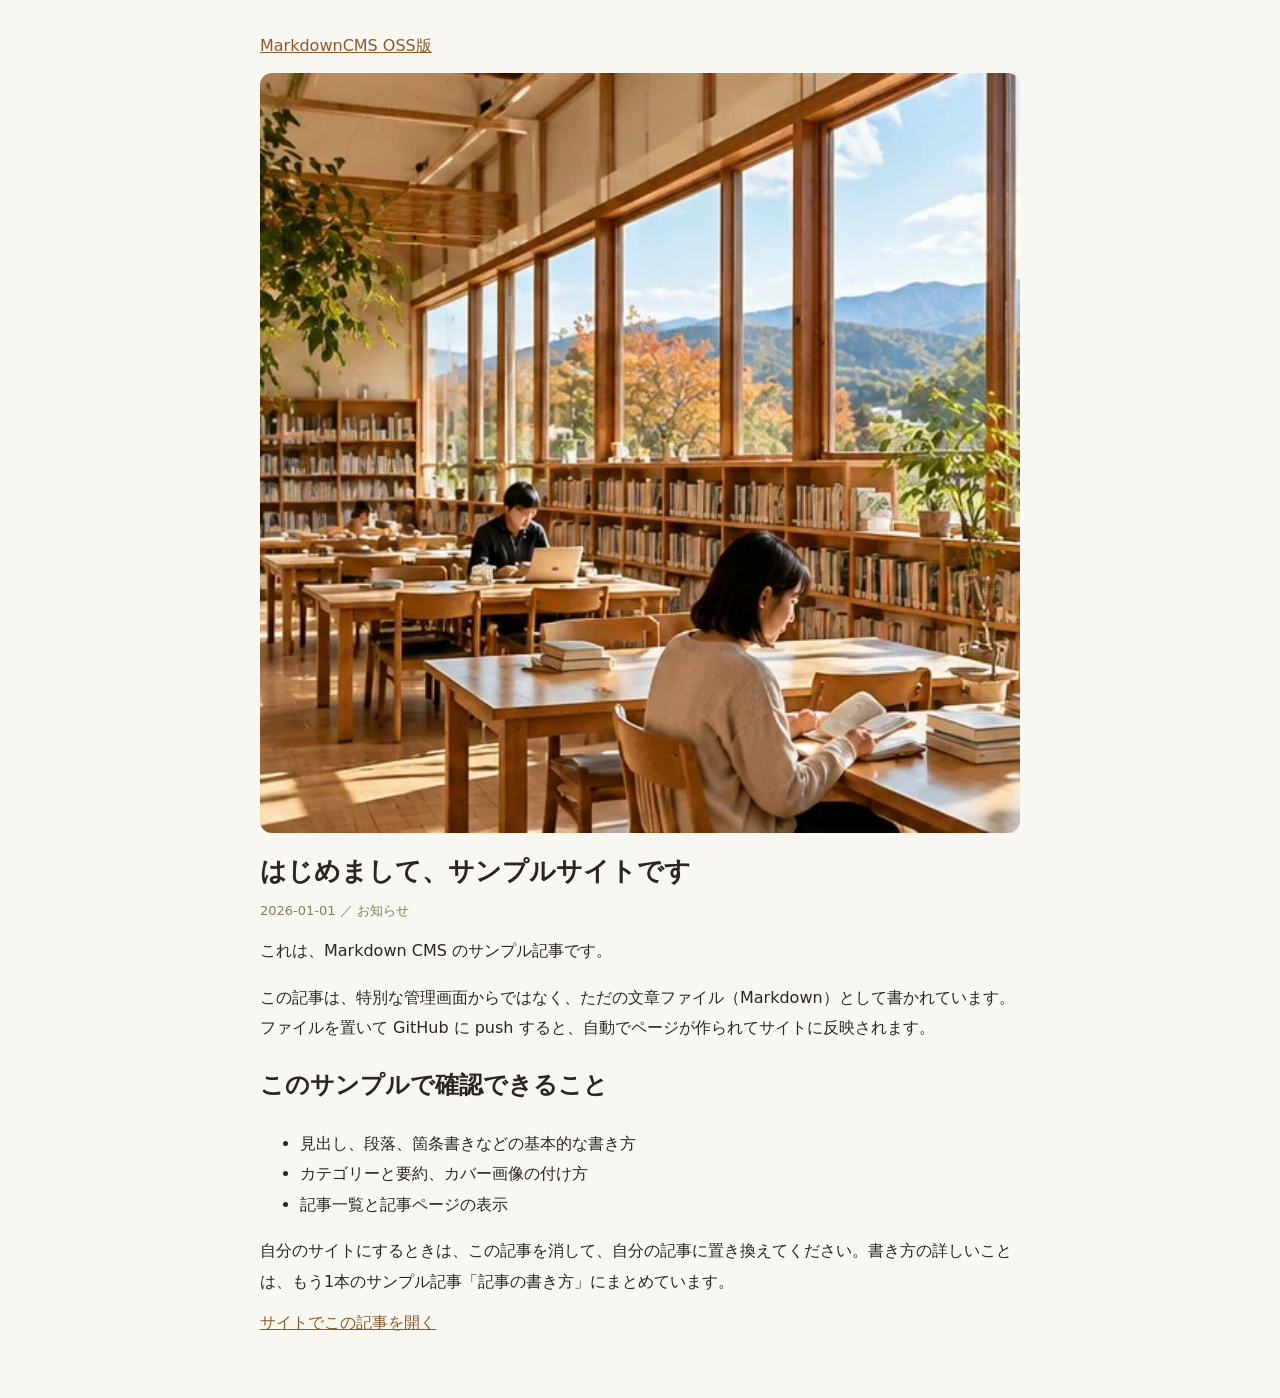
<file: docs/posts/hello.html>
<!doctype html><html lang="ja"><head><meta charset="utf-8"><meta name="viewport" content="width=device-width,initial-scale=1">
<title>はじめまして、サンプルサイトです | MarkdownCMS OSS版</title>
<meta name="description" content="Markdown CMSのサンプル記事です。この記事自体が、1本のMarkdownファイルから作られています。">
<link rel="canonical" href="https://oosawak.github.io/markdown-cms-oss/posts/hello.html">
<meta property="og:type" content="article"><meta property="og:site_name" content="MarkdownCMS OSS版">
<meta property="og:title" content="はじめまして、サンプルサイトです">
<meta property="og:description" content="Markdown CMSのサンプル記事です。この記事自体が、1本のMarkdownファイルから作られています。">
<meta property="og:url" content="https://oosawak.github.io/markdown-cms-oss/posts/hello.html">
<meta property="og:image" content="https://oosawak.github.io/markdown-cms-oss/og/hello.webp">
<meta name="twitter:card" content="summary_large_image">
<style>body{font-family:system-ui,-apple-system,'Hiragino Sans','Noto Sans JP',sans-serif;margin:0;background:#f8f7f1;color:#2b2620}main{max-width:760px;margin:0 auto;padding:20px 16px 48px}img.cover{width:100%;height:auto;border-radius:12px}h1{font-size:26px;line-height:1.4;margin:16px 0 6px}.meta{color:#8a7a63;font-size:13px}article{line-height:1.9;font-size:16px}article img{max-width:100%;height:auto}a{color:#8d5b2b}</style>
</head><body><main>
<p><a href="https://oosawak.github.io/markdown-cms-oss/">MarkdownCMS OSS版</a></p>
<img class="cover" src="../og/hello.webp" alt="本が並ぶ図書室のイラスト">
<h1>はじめまして、サンプルサイトです</h1>
<p class="meta">2026-01-01 ／ お知らせ</p>
<article><p>これは、Markdown CMS のサンプル記事です。</p>
<p>この記事は、特別な管理画面からではなく、ただの文章ファイル（Markdown）として書かれています。ファイルを置いて GitHub に push すると、自動でページが作られてサイトに反映されます。</p>
<h2>このサンプルで確認できること</h2>
<ul>
<li>見出し、段落、箇条書きなどの基本的な書き方</li>
<li>カテゴリーと要約、カバー画像の付け方</li>
<li>記事一覧と記事ページの表示</li>
</ul>
<p>自分のサイトにするときは、この記事を消して、自分の記事に置き換えてください。書き方の詳しいことは、もう1本のサンプル記事「記事の書き方」にまとめています。</p>
</article>

<p><a href="https://oosawak.github.io/markdown-cms-oss/#/post/sample/hello">サイトでこの記事を開く</a></p>
</main></body></html>
</file>
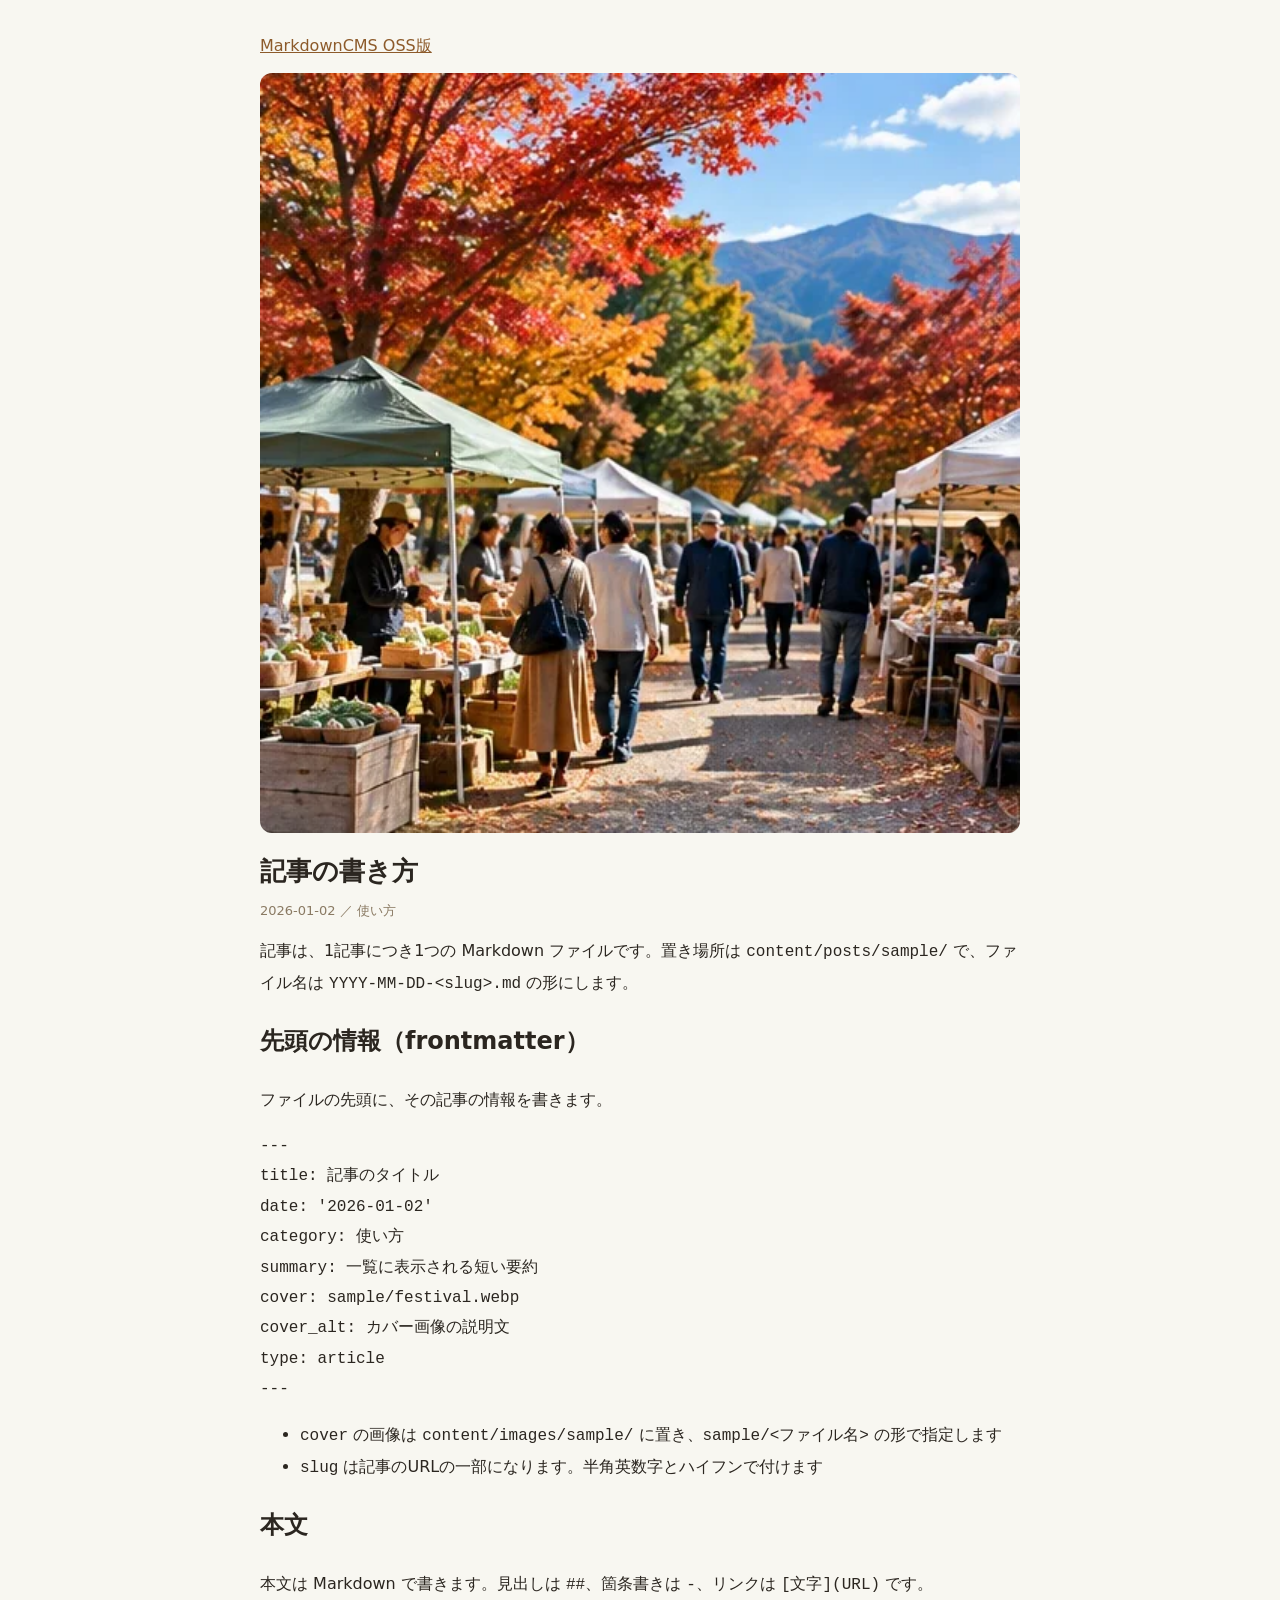
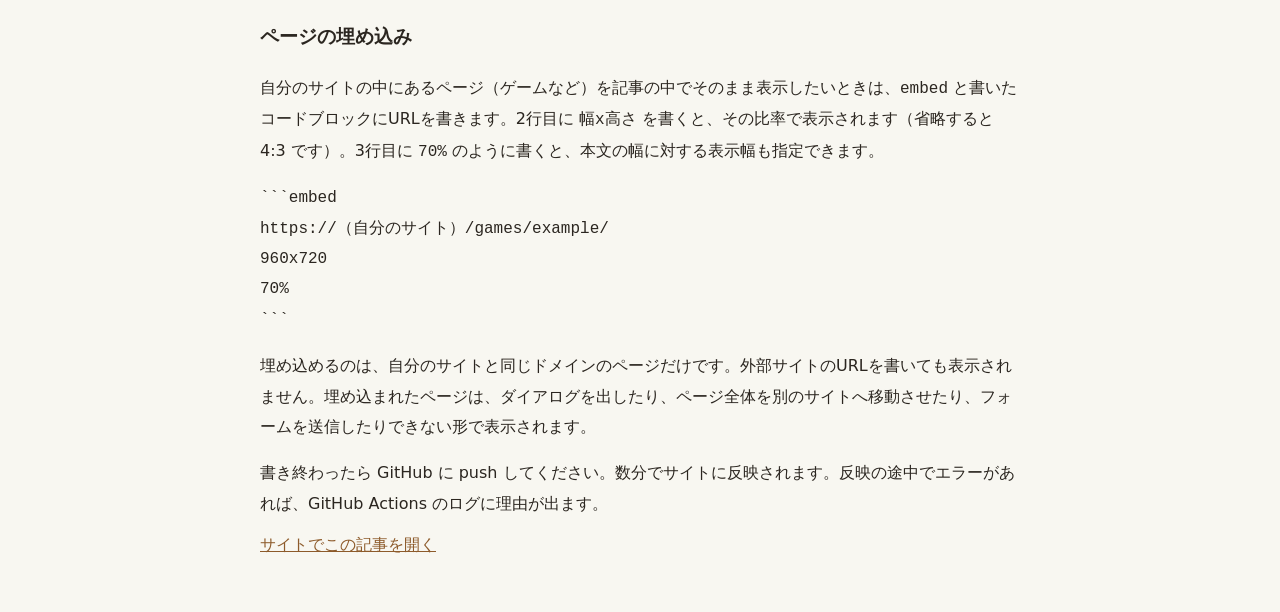
<file: docs/posts/how-to-write.html>
<!doctype html><html lang="ja"><head><meta charset="utf-8"><meta name="viewport" content="width=device-width,initial-scale=1">
<title>記事の書き方 | MarkdownCMS OSS版</title>
<meta name="description" content="Markdownファイルの先頭に付ける情報（タイトル・日付・カテゴリーなど）と、本文の書き方を説明します。">
<link rel="canonical" href="https://oosawak.github.io/markdown-cms-oss/posts/how-to-write.html">
<meta property="og:type" content="article"><meta property="og:site_name" content="MarkdownCMS OSS版">
<meta property="og:title" content="記事の書き方">
<meta property="og:description" content="Markdownファイルの先頭に付ける情報（タイトル・日付・カテゴリーなど）と、本文の書き方を説明します。">
<meta property="og:url" content="https://oosawak.github.io/markdown-cms-oss/posts/how-to-write.html">
<meta property="og:image" content="https://oosawak.github.io/markdown-cms-oss/og/how-to-write.webp">
<meta name="twitter:card" content="summary_large_image">
<style>body{font-family:system-ui,-apple-system,'Hiragino Sans','Noto Sans JP',sans-serif;margin:0;background:#f8f7f1;color:#2b2620}main{max-width:760px;margin:0 auto;padding:20px 16px 48px}img.cover{width:100%;height:auto;border-radius:12px}h1{font-size:26px;line-height:1.4;margin:16px 0 6px}.meta{color:#8a7a63;font-size:13px}article{line-height:1.9;font-size:16px}article img{max-width:100%;height:auto}a{color:#8d5b2b}</style>
</head><body><main>
<p><a href="https://oosawak.github.io/markdown-cms-oss/">MarkdownCMS OSS版</a></p>
<img class="cover" src="../og/how-to-write.webp" alt="お祭りの屋台が並ぶイラスト">
<h1>記事の書き方</h1>
<p class="meta">2026-01-02 ／ 使い方</p>
<article><p>記事は、1記事につき1つの Markdown ファイルです。置き場所は <code>content/posts/sample/</code> で、ファイル名は <code>YYYY-MM-DD-&lt;slug&gt;.md</code> の形にします。</p>
<h2>先頭の情報（frontmatter）</h2>
<p>ファイルの先頭に、その記事の情報を書きます。</p>
<pre><code>---
title: 記事のタイトル
date: '2026-01-02'
category: 使い方
summary: 一覧に表示される短い要約
cover: sample/festival.webp
cover_alt: カバー画像の説明文
type: article
---
</code></pre>
<ul>
<li><code>cover</code> の画像は <code>content/images/sample/</code> に置き、<code>sample/&lt;ファイル名&gt;</code> の形で指定します</li>
<li><code>slug</code> は記事のURLの一部になります。半角英数字とハイフンで付けます</li>
</ul>
<h2>本文</h2>
<p>本文は Markdown で書きます。見出しは <code>##</code>、箇条書きは <code>-</code>、リンクは <code>[文字](URL)</code> です。</p>
<h3>ページの埋め込み</h3>
<p>自分のサイトの中にあるページ（ゲームなど）を記事の中でそのまま表示したいときは、<code>embed</code> と書いたコードブロックにURLを書きます。2行目に <code>幅x高さ</code> を書くと、その比率で表示されます（省略すると 4:3 です）。3行目に <code>70%</code> のように書くと、本文の幅に対する表示幅も指定できます。</p>
<pre><code>```embed
https://（自分のサイト）/games/example/
960x720
70%
```</code></pre>
<p>埋め込めるのは、自分のサイトと同じドメインのページだけです。外部サイトのURLを書いても表示されません。埋め込まれたページは、ダイアログを出したり、ページ全体を別のサイトへ移動させたり、フォームを送信したりできない形で表示されます。</p>
<p>書き終わったら GitHub に push してください。数分でサイトに反映されます。反映の途中でエラーがあれば、GitHub Actions のログに理由が出ます。</p>
</article>

<p><a href="https://oosawak.github.io/markdown-cms-oss/#/post/sample/how-to-write">サイトでこの記事を開く</a></p>
</main></body></html>
</file>
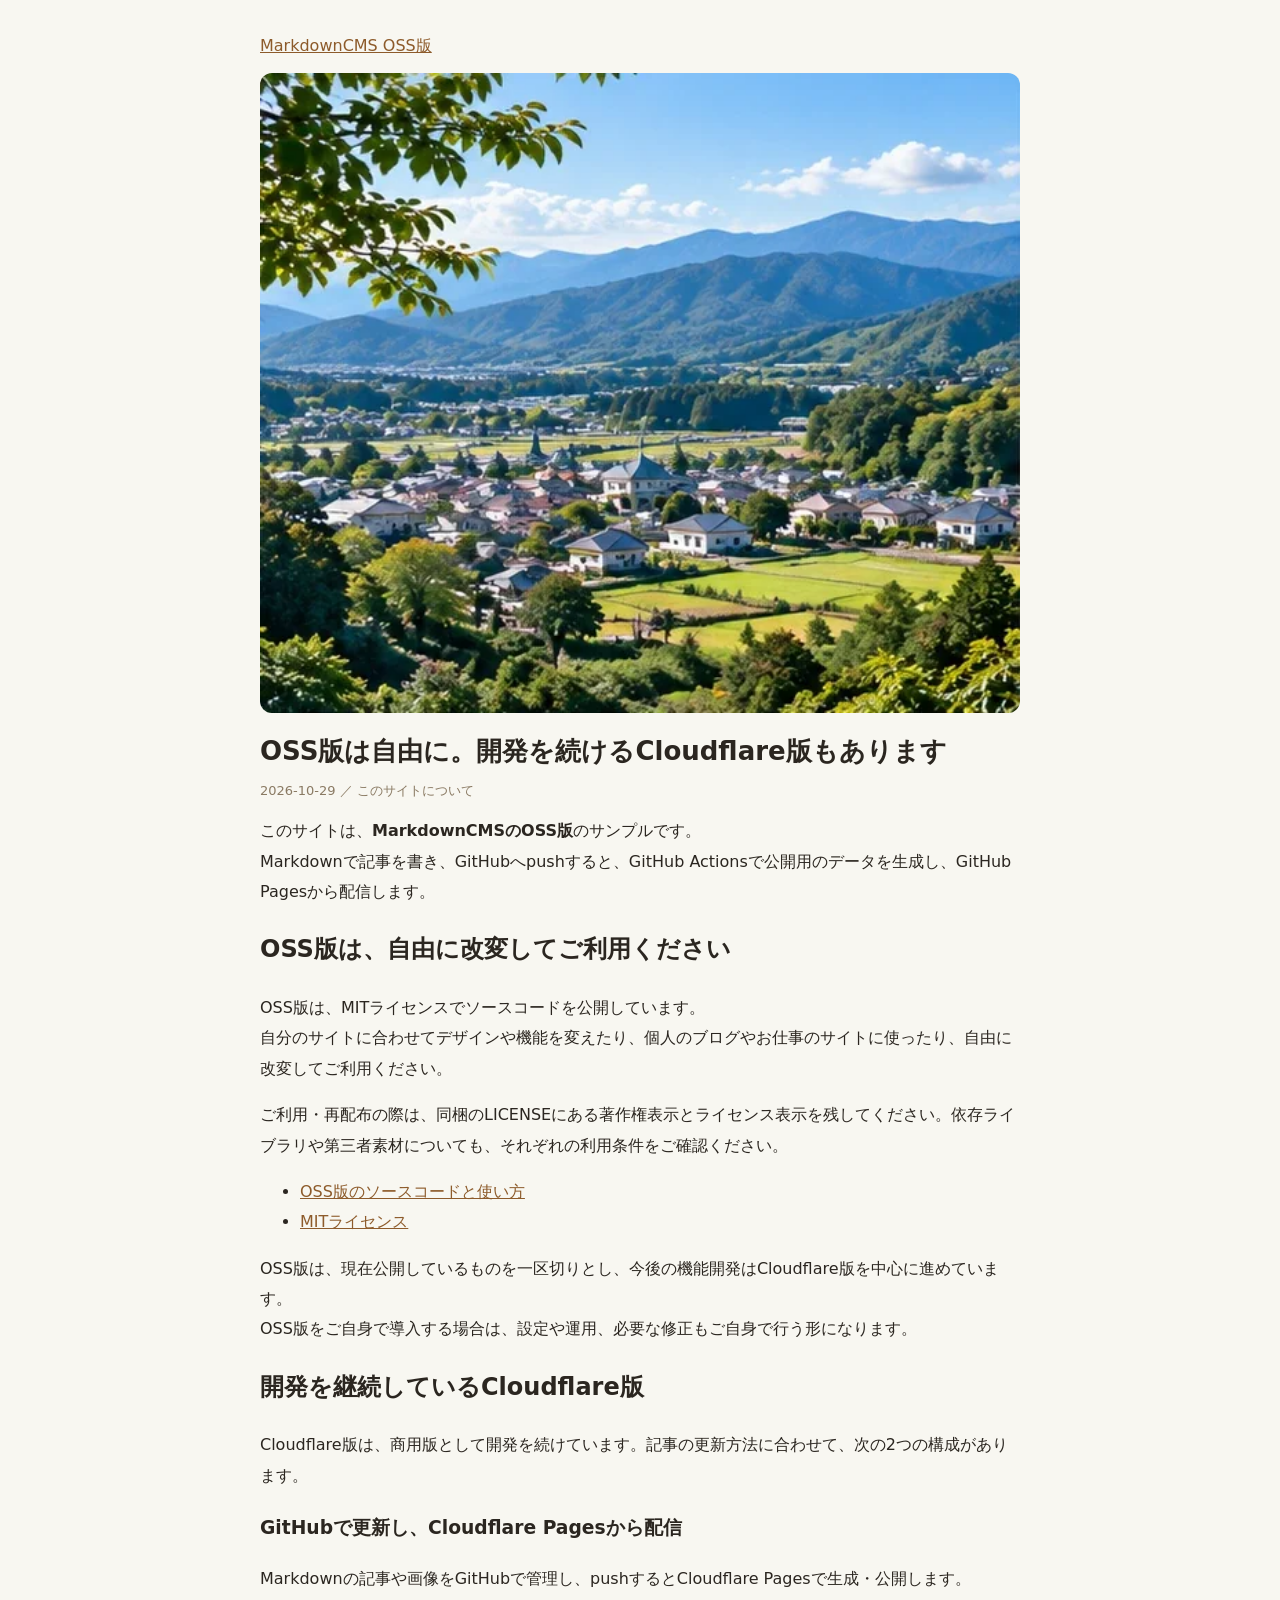
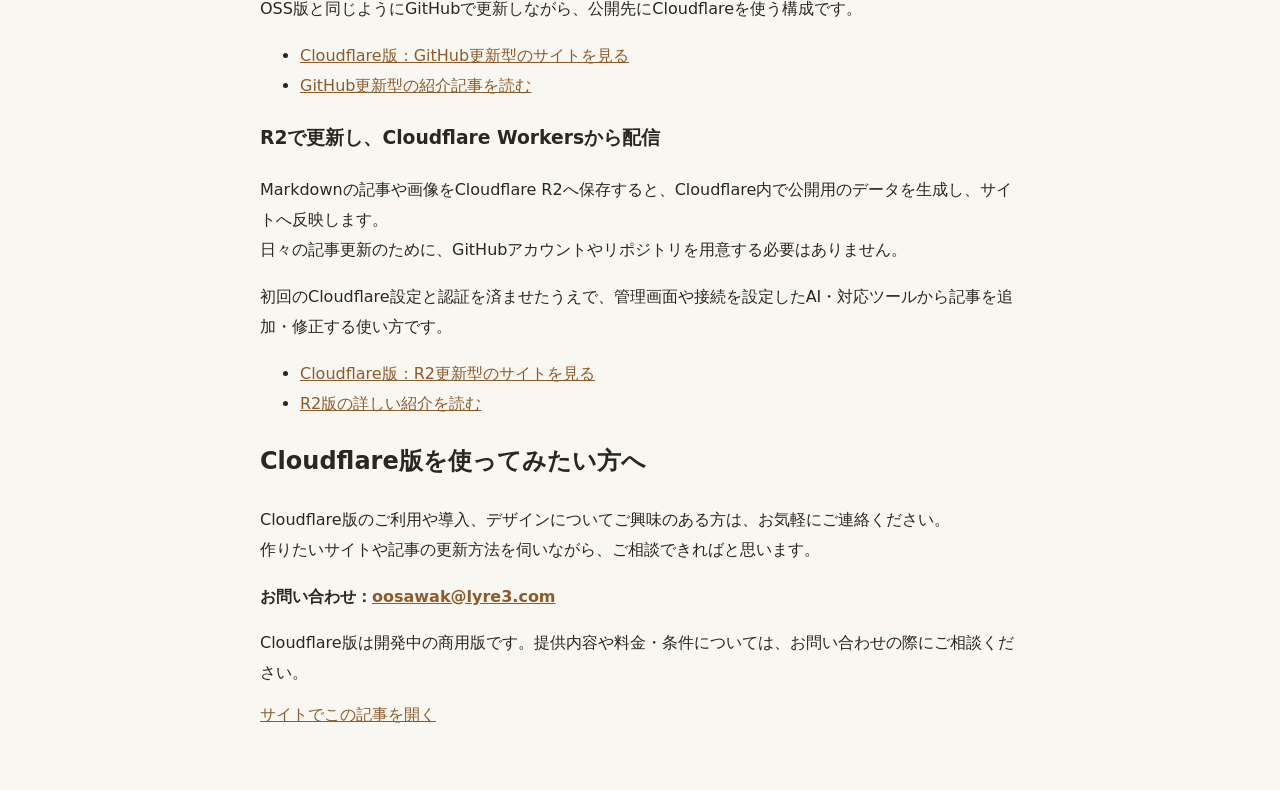
<file: docs/posts/oss-and-cloudflare.html>
<!doctype html><html lang="ja"><head><meta charset="utf-8"><meta name="viewport" content="width=device-width,initial-scale=1">
<title>OSS版は自由に。開発を続けるCloudflare版もあります | MarkdownCMS OSS版</title>
<meta name="description" content="MarkdownCMSのOSS版は、MITライセンスで自由に改変してご利用いただけます。開発を継続しているCloudflare版と、ご利用・導入のご相談先をご案内します。">
<link rel="canonical" href="https://oosawak.github.io/markdown-cms-oss/posts/oss-and-cloudflare.html">
<meta property="og:type" content="article"><meta property="og:site_name" content="MarkdownCMS OSS版">
<meta property="og:title" content="OSS版は自由に。開発を続けるCloudflare版もあります">
<meta property="og:description" content="MarkdownCMSのOSS版は、MITライセンスで自由に改変してご利用いただけます。開発を継続しているCloudflare版と、ご利用・導入のご相談先をご案内します。">
<meta property="og:url" content="https://oosawak.github.io/markdown-cms-oss/posts/oss-and-cloudflare.html">
<meta property="og:image" content="https://oosawak.github.io/markdown-cms-oss/og/oss-and-cloudflare.webp">
<meta name="twitter:card" content="summary_large_image">
<style>body{font-family:system-ui,-apple-system,'Hiragino Sans','Noto Sans JP',sans-serif;margin:0;background:#f8f7f1;color:#2b2620}main{max-width:760px;margin:0 auto;padding:20px 16px 48px}img.cover{width:100%;height:auto;border-radius:12px}h1{font-size:26px;line-height:1.4;margin:16px 0 6px}.meta{color:#8a7a63;font-size:13px}article{line-height:1.9;font-size:16px}article img{max-width:100%;height:auto}a{color:#8d5b2b}</style>
</head><body><main>
<p><a href="https://oosawak.github.io/markdown-cms-oss/">MarkdownCMS OSS版</a></p>
<img class="cover" src="../og/oss-and-cloudflare.webp" alt="MarkdownCMSサンプルサイトの風景">
<h1>OSS版は自由に。開発を続けるCloudflare版もあります</h1>
<p class="meta">2026-10-29 ／ このサイトについて</p>
<article><p>このサイトは、<strong>MarkdownCMSのOSS版</strong>のサンプルです。<br>
Markdownで記事を書き、GitHubへpushすると、GitHub Actionsで公開用のデータを生成し、GitHub Pagesから配信します。</p>
<h2>OSS版は、自由に改変してご利用ください</h2>
<p>OSS版は、MITライセンスでソースコードを公開しています。<br>
自分のサイトに合わせてデザインや機能を変えたり、個人のブログやお仕事のサイトに使ったり、自由に改変してご利用ください。</p>
<p>ご利用・再配布の際は、同梱のLICENSEにある著作権表示とライセンス表示を残してください。依存ライブラリや第三者素材についても、それぞれの利用条件をご確認ください。</p>
<ul>
<li><a href="https://github.com/oosawak/markdown-cms-oss">OSS版のソースコードと使い方</a></li>
<li><a href="https://github.com/oosawak/markdown-cms-oss/blob/main/LICENSE">MITライセンス</a></li>
</ul>
<p>OSS版は、現在公開しているものを一区切りとし、今後の機能開発はCloudflare版を中心に進めています。<br>
OSS版をご自身で導入する場合は、設定や運用、必要な修正もご自身で行う形になります。</p>
<h2>開発を継続しているCloudflare版</h2>
<p>Cloudflare版は、商用版として開発を続けています。記事の更新方法に合わせて、次の2つの構成があります。</p>
<h3>GitHubで更新し、Cloudflare Pagesから配信</h3>
<p>Markdownの記事や画像をGitHubで管理し、pushするとCloudflare Pagesで生成・公開します。<br>
OSS版と同じようにGitHubで更新しながら、公開先にCloudflareを使う構成です。</p>
<ul>
<li><a href="https://markdown-cms-git.pages.dev/">Cloudflare版：GitHub更新型のサイトを見る</a></li>
<li><a href="https://markdown-cms-git.pages.dev/#/post/sample/github-cloudflare-guide">GitHub更新型の紹介記事を読む</a></li>
</ul>
<h3>R2で更新し、Cloudflare Workersから配信</h3>
<p>Markdownの記事や画像をCloudflare R2へ保存すると、Cloudflare内で公開用のデータを生成し、サイトへ反映します。<br>
日々の記事更新のために、GitHubアカウントやリポジトリを用意する必要はありません。</p>
<p>初回のCloudflare設定と認証を済ませたうえで、管理画面や接続を設定したAI・対応ツールから記事を追加・修正する使い方です。</p>
<ul>
<li><a href="https://markdown-cms-r2.oosawak.workers.dev/">Cloudflare版：R2更新型のサイトを見る</a></li>
<li><a href="https://markdown-cms-r2.oosawak.workers.dev/#/post/sample/cloudflare-r2-development">R2版の詳しい紹介を読む</a></li>
</ul>
<h2>Cloudflare版を使ってみたい方へ</h2>
<p>Cloudflare版のご利用や導入、デザインについてご興味のある方は、お気軽にご連絡ください。<br>
作りたいサイトや記事の更新方法を伺いながら、ご相談できればと思います。</p>
<p><strong>お問い合わせ：<a href="mailto:oosawak@lyre3.com">oosawak@lyre3.com</a></strong></p>
<p>Cloudflare版は開発中の商用版です。提供内容や料金・条件については、お問い合わせの際にご相談ください。</p>
</article>

<p><a href="https://oosawak.github.io/markdown-cms-oss/#/post/sample/oss-and-cloudflare">サイトでこの記事を開く</a></p>
</main></body></html>
</file>
<file: assets/style.css>
:root{--bg:#f8f7f2;--ink:#2d3932;--muted:#6c766f;--line:#e0e5dd;--accent:#416851;--accentsoft:#edf3eb;--paper:#fff;--round:19px;--shadow:0 18px 48px rgba(37,57,42,.075)}*{box-sizing:border-box}html{scroll-behavior:smooth}body{margin:0;background:var(--bg);color:var(--ink);font:15px/1.8 -apple-system,BlinkMacSystemFont,'Noto Sans JP','Hiragino Kaku Gothic ProN',system-ui,sans-serif}button,input{font:inherit}button{cursor:pointer}a{color:inherit;text-decoration:none}a:hover{color:var(--accent)}img{max-width:100%}h1,h2,h3,p{margin-top:0}[hidden]{display:none!important}.container{width:min(1160px,calc(100% - 48px));margin:auto}.topbar{position:sticky;top:0;z-index:5;background:rgba(248,247,242,.97);backdrop-filter:blur(13px);border-bottom:1px solid var(--line)}.topline{display:flex;gap:18px;align-items:center;justify-content:space-between;min-height:76px}.brand{display:flex;align-items:center;gap:12px;min-width:0}.brandicon{width:42px;height:42px;display:grid;place-items:center;border-radius:13px;background:var(--accent);color:white;font:26px Georgia,serif}.brandname{font-family:Georgia,'Noto Serif JP',serif;font-size:24px;font-weight:700;line-height:1.1;letter-spacing:-.035em}.brandsub{font-size:9px;color:var(--muted);letter-spacing:.11em;line-height:1.4;margin-top:5px}.links{display:flex;align-items:center;gap:6px;flex-wrap:wrap;justify-content:flex-end}.links a{font-size:11px;font-weight:700;letter-spacing:.025em;border-radius:100px;padding:8px 13px;white-space:nowrap}.links a.selected{background:var(--accentsoft);color:var(--accent)}.cartbadge{display:inline-block;background:var(--accent);color:white;border-radius:15px;font-size:9px;min-width:17px;text-align:center;padding:0 4px}.mobilehint{display:none}.hero{background:linear-gradient(115deg,#e3eade,#f2dfc7);position:relative;overflow:hidden}.hero:before{content:"";position:absolute;width:370px;height:370px;border-radius:100%;right:-55px;top:-160px;background:rgba(255,255,255,.28)}.hero:after{content:"✳";position:absolute;right:10%;bottom:-150px;font:350px Georgia,serif;line-height:1;color:rgba(74,110,81,.09);transform:rotate(-16deg)}.hero.town{background:linear-gradient(110deg,#d9ebec,#eaf1e2)}.hero.town:after{content:"⌂";color:rgba(66,106,118,.09)}.hero.fruit{background:linear-gradient(110deg,#f6e6d2,#f7e0d9)}.hero.fruit:after{content:"◌";color:rgba(166,95,70,.13)}.heroinner{position:relative;z-index:1;padding:70px 0 77px;max-width:1160px;margin:auto}.kicker{font-size:11px;letter-spacing:.19em;font-weight:800;color:var(--accent)}.hero h1{font:500 clamp(35px,5vw,61px)/1.5 Georgia,'Noto Serif JP',serif;letter-spacing:-.035em;margin:19px 0;color:#263c31;white-space:pre-line}.hero p{font-size:14px;max-width:565px;color:#5c6a60;line-height:2}.hero .subpill{display:inline-flex;border:1px solid color-mix(in srgb,var(--accent) 35%,transparent);border-radius:100px;color:var(--accent);font-size:11px;padding:6px 16px;margin-top:12px;background:rgba(255,255,255,.28)}.section{padding:52px 0}.sectiontitle{display:flex;justify-content:space-between;align-items:end;margin-bottom:25px;gap:16px}.sectiontitle h2{font:500 31px/1.35 Georgia,'Noto Serif JP',serif;letter-spacing:-.025em;margin:8px 0 0}.sectiontitle .caption{font-size:12px;color:var(--muted);margin:0}.siteintro{display:grid;grid-template-columns:repeat(3,1fr);gap:18px;margin-bottom:50px}.siteitem{border:1px solid var(--line);background:white;border-radius:18px;padding:22px 23px;transition:transform .15s,border-color .15s;display:flex;gap:12px;align-items:start}.siteitem:hover{transform:translateY(-3px);border-color:var(--accent)}.siteemoji{width:45px;height:45px;border-radius:15px;background:var(--accentsoft);display:grid;place-items:center;font-size:23px;flex:none}.siteitem strong{font-size:15px}.siteitem span{display:block;font-size:11px;color:var(--muted);line-height:1.8;margin-top:4px}.tools{display:flex;gap:12px;flex-wrap:wrap;align-items:center;margin-bottom:23px}.search{background:#fff;border:1px solid var(--line);padding:12px 16px;border-radius:12px;min-width:220px;flex:1;font-size:13px;outline-color:var(--accent)}.chips{display:flex;flex-wrap:wrap;gap:7px}.chip{border:1px solid #d7dfd5;color:#617165;padding:8px 13px;background:#fff;border-radius:30px;font-size:11px;font-weight:700}.chip.active{background:var(--accent);color:white;border-color:var(--accent)}.grid{display:grid;grid-template-columns:repeat(3,minmax(0,1fr));gap:19px}.tile{border-radius:var(--round);background:var(--paper);border:1px solid var(--line);overflow:hidden;display:flex;flex-direction:column;transition:transform .18s,border-color .18s,box-shadow .18s}.tile:hover{transform:translateY(-4px);box-shadow:var(--shadow);border-color:#b3c6b6}.tile-image{width:100%;aspect-ratio:16/10;object-fit:cover;display:block;background:#e8e4d8}.tile-content{display:flex;flex-direction:column;flex:1;padding:19px 20px 18px}.tile-meta{display:flex;gap:8px;align-items:center;flex-wrap:wrap;color:#7b8279;font-size:10px}.tag{color:var(--accent);border:1px solid #d2dfd1;border-radius:20px;padding:2px 8px;font-size:10px}.tile h3{font-size:17px;line-height:1.65;margin:13px 0 8px;letter-spacing:-.035em}.tile p{font-size:12px;color:#6e776e;line-height:1.85;margin-bottom:16px}.tile-foot{margin-top:auto;display:flex;gap:10px;justify-content:space-between;align-items:center}.more{color:var(--accent);font-size:11px;font-weight:800}.price{font-size:19px;font-weight:750;color:#a65e42}.price small{font-size:10px;font-weight:400;color:#777}.pillbutton{border:1px solid var(--accent);background:var(--accent);color:white;border-radius:30px;padding:7px 15px;font-size:11px;font-weight:700}.pillbutton.ghost{background:white;color:var(--accent)}.pillbutton:hover{opacity:.85}.introgrid{display:grid;grid-template-columns:1fr 265px;gap:34px}.rightnote{border-top:2px solid var(--accent);padding-top:22px}.rightnote h3{font:600 21px Georgia,serif;margin-bottom:12px}.rightnote p{font-size:12px;color:var(--muted)}.article{display:grid;grid-template-columns:minmax(0,1fr) 260px;gap:34px;align-items:start}.articlehead{padding:44px 0 32px;background:linear-gradient(105deg,var(--accentsoft),#f5eddf)}.articlehead h1{font:500 clamp(29px,4vw,44px)/1.52 Georgia,'Noto Serif JP',serif;margin:12px 0 0;overflow-wrap:anywhere}.paper{border:1px solid var(--line);border-radius:19px;background:#fff;padding:32px;overflow-wrap:anywhere}.articlecover{width:100%;aspect-ratio:16/10;object-fit:cover;border-radius:11px;margin-bottom:26px}.prose{font-size:14px;line-height:2.15}.prose h2{font-size:20px;margin-top:30px;border-left:4px solid var(--accent);padding-left:12px}.prose h3{font-size:17px}.prose img{display:block;margin:22px auto;max-width:100%;height:auto;border-radius:10px}.prose p{margin-bottom:18px}.prose a{color:var(--accent);font-weight:600;text-decoration:underline;text-underline-offset:3px}.prose a:hover{text-decoration-thickness:2px}.prose ul{padding-left:20px}.prose table{width:100%;border-collapse:collapse;margin:4px 0 24px;font-size:13px;line-height:1.75}.prose th,.prose td{border:1px solid var(--line);padding:9px 12px;text-align:left;vertical-align:top}.prose th{background:var(--accentsoft);font-weight:700}.prose tbody tr:nth-child(even){background:#fafaf6}.prose td:first-child{font-weight:600}.prose pre{overflow-x:auto;background:#f4f4ee;border:1px solid var(--line);border-radius:10px;padding:14px 16px;font-size:12.5px;line-height:1.7;margin:4px 0 22px}.prose code{font-family:ui-monospace,SFMono-Regular,Menlo,Consolas,monospace}.backlink{display:inline-flex;margin-top:25px;color:var(--accent);font-weight:800;font-size:12px}.info{padding:17px;background:var(--accentsoft);border-radius:13px;font-size:12px;color:#5f6e62;margin-top:18px}.info.warn{background:#fff4e5;color:#956044;border:1px solid #efd7b9}.cross{margin-top:45px;padding-top:20px;border-top:1px solid var(--line)}.cross h2{font:500 25px Georgia,serif}.crosslinks{display:grid;grid-template-columns:repeat(2,minmax(0,1fr));gap:14px}.crosslink{display:flex;align-items:center;gap:12px;border:1px solid var(--line);padding:9px;background:white;border-radius:12px;min-width:0}.crosslink img{width:78px;height:58px;object-fit:cover;border-radius:7px;flex:none}.crosslink strong{font-size:12px;line-height:1.5;display:block}.crosslink span{font-size:10px;color:var(--muted)}.lead{font:500 18px/1.85 Georgia,serif}.purchase{display:flex;align-items:end;justify-content:space-between;gap:12px;background:#f8f6ef;padding:18px;border-radius:13px;margin-top:25px}.purchase .pillbutton{font-size:13px;padding:12px 18px}.toolbar{display:flex;align-items:center;justify-content:space-between;gap:12px;margin-bottom:24px}.notice{font-size:12px;color:#926148;background:#fff1e7;border:1px solid #eed6c2;border-radius:10px;padding:12px 16px}.cartrow{display:grid;grid-template-columns:90px 1fr auto;align-items:center;gap:17px;border-bottom:1px solid var(--line);padding:19px 0}.cartrow img{width:90px;height:67px;object-fit:cover;border-radius:9px}.cartrow h3{font-size:15px;margin-bottom:4px}.cartrow p{font-size:11px;color:var(--muted);margin:0}.cartctrl{display:flex;align-items:center;gap:9px}.cartctrl button{border:1px solid var(--line);background:#fff;padding:4px 10px;border-radius:8px}.total{display:flex;align-items:center;justify-content:space-between;font-size:20px;font-weight:bold;margin:30px 0}.servicegrid{display:grid;grid-template-columns:repeat(3,minmax(0,1fr));gap:12px;margin:0 0 35px}.service{padding:17px 20px;background:white;border:1px solid var(--line);border-radius:14px;font-size:13px;font-weight:700;color:#466f78;display:flex;align-items:center;gap:10px}.footer{margin-top:40px;border-top:1px solid var(--line);background:#f0f0e8;padding:34px 0}.footerinner{display:flex;align-items:start;justify-content:space-between;gap:24px}.footer strong{font:600 21px Georgia,serif}.footer p{font-size:11px;color:var(--muted);margin:8px 0}.footlinks{display:flex;gap:16px;flex-wrap:wrap}.footlinks a{font-size:11px;font-weight:700;color:var(--accent)}.empty{padding:35px;border:1px dashed #ccd5ca;border-radius:14px;text-align:center;color:var(--muted)}.loading{padding:50px;text-align:center}.sr-only{position:absolute;width:1px;height:1px;overflow:hidden;clip:rect(0,0,0,0)}
@media(max-width:950px){.grid{grid-template-columns:repeat(2,minmax(0,1fr))}.siteintro{grid-template-columns:repeat(2,minmax(0,1fr))}.introgrid,.article{grid-template-columns:1fr}.rightnote{display:none}.links{gap:0}.links a{padding:8px 9px}.heroinner{padding:58px 0}}
@media(max-width:600px){.container{width:calc(100% - 30px)}.topline{min-height:80px;display:block;padding:12px 0}.brand{margin-bottom:8px}.brandicon{width:33px;height:33px;font-size:19px}.brandname{font-size:19px}.brandsub{display:none}.links{justify-content:flex-start;gap:2px}.links a{font-size:10px;padding:5px 8px}.heroinner{padding:38px 0 44px}.hero h1{font-size:35px}.hero p{font-size:12px}.hero:after{font-size:210px;bottom:-85px}.section{padding:36px 0}.siteintro,.grid,.crosslinks,.servicegrid{grid-template-columns:1fr}.sectiontitle h2{font-size:25px}.paper{padding:20px}.articlehead{padding:27px 0}.cartrow{grid-template-columns:65px 1fr}.cartrow img{width:65px;height:58px}.cartctrl{grid-column:2}.purchase{display:block}.purchase button{margin-top:16px}.footerinner{display:block}.footlinks{margin-top:16px}.tile-content{padding:16px}.prose table{display:block;overflow-x:auto;-webkit-overflow-scrolling:touch}.prose th,.prose td{padding:8px 10px}.prose table:has(>thead>tr>:nth-child(2):last-child){overflow:visible}.prose table:has(>thead>tr>:nth-child(2):last-child) thead{display:none}.prose table:has(>thead>tr>:nth-child(2):last-child) tbody,.prose table:has(>thead>tr>:nth-child(2):last-child) tr{display:block}.prose table:has(>thead>tr>:nth-child(2):last-child) tr{border:1px solid var(--line);border-radius:12px;margin-bottom:12px;overflow:hidden;background:#fff}.prose table:has(>thead>tr>:nth-child(2):last-child) td{display:block;border:none;padding:6px 14px 12px}.prose table:has(>thead>tr>:nth-child(2):last-child) td:first-child{background:var(--accentsoft);font-weight:700;white-space:normal;padding:8px 14px;margin-bottom:6px}.prose table:not(:has(>thead>tr>:nth-child(2):last-child)) th,.prose table:not(:has(>thead>tr>:nth-child(2):last-child)) td{min-width:112px}}
@media(prefers-reduced-motion:reduce){html{scroll-behavior:auto}.tile,.siteitem{transition:none}}
/* Bi-lingual navigation and photographic Yamagata gourmet hero. */
.header-right{display:flex;align-items:center;gap:13px;justify-content:flex-end;flex-wrap:wrap}
.language-switch{display:inline-flex;background:#f0f1e9;border:1px solid #dde3d6;padding:3px;border-radius:40px;white-space:nowrap}
.language-switch button{border:0;background:transparent;padding:6px 11px;color:#627367;border-radius:30px;font-size:11px;font-weight:750}
.language-switch button.chosen{background:var(--accent);color:#fff;box-shadow:0 2px 5px #00000014}
.hero.gourmet{background:#38302a;color:#fff}
.hero.gourmet .hero-photo{position:absolute;inset:0;width:100%;height:100%;object-fit:cover;display:block}
.hero.gourmet:before{display:none}
.hero.gourmet:after{content:none}
.hero.gourmet .heroinner{isolation:isolate}
.hero.gourmet h1{color:#fff;text-shadow:0 2px 20px #00000070}
.hero.gourmet .kicker{color:#fae0b5}
.hero.gourmet p{color:#fff0d9;max-width:510px;text-shadow:0 1px 12px #00000065}
.hero.gourmet .subpill{background:#ffffff1f;border-color:#ffffff80;color:#fff}
.site-link-label{color:var(--accent)!important;font-weight:700!important}
@media(max-width:1060px){.header-right{gap:6px}.links a{padding:6px 8px}}
@media(max-width:720px){.header-right{justify-content:flex-start}.language-switch{margin-top:4px}.hero.gourmet .hero-photo{object-position:56% center}.hero.gourmet:before{display:block;background:linear-gradient(90deg,#221b14bb,transparent);inset:0;width:auto;height:auto;border-radius:0}.hero.gourmet .heroinner{padding:55px 0 65px}}


/* Editorial photographic style, with fully localized HTML text over image assets. */
.hero{background:#22312b;min-height:440px;isolation:isolate}
.hero .hero-photo{position:absolute;inset:0;width:100%;height:100%;display:block;object-fit:cover;object-position:center 47%;z-index:-2}
.hero:before,.hero.gourmet:before{content:"";display:block;position:absolute;inset:0;width:100%;height:100%;border-radius:0;background:linear-gradient(90deg,rgba(10,22,19,.79) 0%,rgba(13,24,20,.56) 39%,rgba(13,22,19,.07) 84%),linear-gradient(0deg,rgba(11,20,15,.30),transparent 55%);z-index:-1;pointer-events:none}
.hero:after,.hero.town:after,.hero.fruit:after,.hero.gourmet:after{content:none;display:none}
.hero.town,.hero.fruit,.hero.bakery,.hero.gourmet,.hero.portal{background-color:#284034}
.hero .heroinner{position:relative;z-index:1;padding:90px 0 110px}
.hero h1,.hero.gourmet h1{color:#fff;text-shadow:0 4px 30px rgba(0,0,0,.38)}
.hero p,.hero.gourmet p{color:#f3f6ee;text-shadow:0 1px 15px rgba(0,0,0,.5)}
.hero .kicker,.hero.gourmet .kicker{color:#fff3d9;text-shadow:0 1px 8px #0007}
.hero .subpill,.hero.gourmet .subpill{color:white;border-color:#fff9;background:#ffffff24;backdrop-filter:blur(8px)}
.hero.fruit .hero-photo{object-position:center 48%}
.hero.town .hero-photo{object-position:center 50%}
.hero.bakery .hero-photo{object-position:center 50%}
.siteintro{grid-template-columns:repeat(4,minmax(0,1fr));gap:15px;margin-bottom:51px}
.siteitem{display:block;padding:0;overflow:hidden;min-width:0;box-shadow:0 5px 20px #20351f0a}
.siteitem-photo{display:block;overflow:hidden;height:156px;margin:0!important;background:#dde4d6}
.siteitem-photo img{width:100%;height:100%;display:block;object-fit:cover;transition:transform .3s}
.siteitem:hover .siteitem-photo img{transform:scale(1.045)}
.siteitem-info{padding:17px 19px 20px}
.siteitem-info strong{display:block;font-size:17px;line-height:1.45;margin:6px 0}
.siteitem-info .siteitem-type{font-size:10px;color:var(--accent);font-weight:800;letter-spacing:.07em}
.siteitem-info .siteitem-description{font-size:11px;line-height:1.7;color:#68766e;display:block;min-height:38px}
.siteitem-info .site-link-label{display:block;margin-top:14px}
.feature-wrap{position:relative;z-index:2;margin-top:-63px}
.photo-features{display:grid;grid-template-columns:repeat(4,minmax(0,1fr));gap:11px;padding:12px;background:#fff;border-radius:19px;box-shadow:0 16px 48px #172a2040}
.photo-feature{position:relative;height:155px;overflow:hidden;display:block;border-radius:10px;background:#dce8df}
.photo-feature:after{content:"";position:absolute;inset:0;background:linear-gradient(0deg,#05100ad9,transparent 65%)}
.photo-feature img{width:100%;height:100%;display:block;object-fit:cover;transition:transform .3s}
.photo-feature:hover img{transform:scale(1.07)}
.feature-caption{position:absolute;z-index:1;bottom:10px;left:12px;right:12px;color:#fff;text-shadow:0 1px 8px #000a}
.feature-caption small{display:inline-block;font-size:9px;background:var(--accent);color:#fff;padding:1px 7px;border-radius:8px;margin-bottom:5px}
.feature-caption strong{display:block;font-size:12px;line-height:1.35;max-height:3em;overflow:hidden}
@media(max-width:1000px){.siteintro{grid-template-columns:repeat(2,minmax(0,1fr))}.photo-feature{height:138px}.hero .heroinner{padding:70px 0 103px}}
@media(max-width:650px){.hero{min-height:385px}.hero .heroinner{padding:55px 0 100px}.hero:before{background:linear-gradient(90deg,#102015d9,rgba(12,28,19,.56) 75%,#0b261f35)}.siteintro{gap:12px}.siteitem-photo{height:112px}.siteitem-info{padding:12px}.siteitem-info strong{font-size:14px}.siteitem-info .siteitem-description{min-height:0}.photo-features{grid-template-columns:repeat(2,minmax(0,1fr));gap:8px;padding:8px;border-radius:14px}.feature-wrap{margin-top:-53px}.photo-feature{height:128px}.feature-caption strong{font-size:11px}}

/* Editorial vector logos, replacing the temporary h./house/emoji marks. */
.brandicon{width:52px;height:52px;flex:none;display:inline-flex;align-items:center;justify-content:center;background:transparent!important;color:#4a755f;border-radius:0!important;font-size:inherit;overflow:visible}
.brandicon svg{display:block;width:49px;height:49px;max-width:none;flex:none}
.brandicon-portal{color:#55785c}
.brandicon-bakery{color:#9b6a36}
.brandicon-town{color:#517c55}
.brandicon-fruit{color:#e77e2a}
.brandicon-gourmet{color:#143c47}
.brandicon-gourmet svg{width:54px}
@media(max-width:650px){.brandicon{width:39px;height:39px}.brandicon svg{width:38px;height:38px}.brandicon-gourmet svg{width:42px}}

/* Theme previews are exclusive to the Markdown CMS sample site. */
.theme-picker{display:inline-flex;align-items:center;gap:8px;font-size:12px;font-weight:700;color:var(--ink)}
.theme-picker select{max-width:150px;padding:8px 28px 8px 10px;border:1px solid var(--line);border-radius:8px;color:var(--ink);background:var(--paper);font:inherit;cursor:pointer}
.theme-picker select:focus-visible{outline:2px solid var(--accent);outline-offset:3px}
.brandicon-sample{color:var(--accent)}
html[data-sample-theme] .brandname{font-size:clamp(16px,2.4vw,23px);overflow-wrap:anywhere}
html[data-sample-theme] .brandsub{display:block;margin-top:5px}
@media(max-width:600px){html[data-sample-theme] .header-right{justify-content:space-between;gap:8px}html[data-sample-theme] .brand{margin-bottom:14px}.theme-picker select{max-width:140px}}
/* Refero references adapted for the CMS; all treatments remain sample-only. */
html[data-sample-theme]:not([data-sample-theme="natural"]){--shadow:none;color-scheme:light}
html:is([data-sample-theme="dala"],[data-sample-theme="dope"]){color-scheme:dark}
html[data-sample-theme]:not([data-sample-theme="natural"]) :is(.brandname,.footer strong,.sectiontitle h2,.cross h2){font-family:system-ui,-apple-system,sans-serif}
html[data-sample-theme]:not([data-sample-theme="natural"]) :is(.tile,.tile:hover,.photo-features,.siteitem){box-shadow:none}
html[data-sample-theme]:not([data-sample-theme="natural"]) :is(.tile p,.tile-meta,.rightnote p,.footer p,.caption){color:var(--muted)}
html[data-sample-theme]:not([data-sample-theme="natural"]) :is(.search,.chip,.language-switch,.prose pre,.prose th,.prose tbody tr:nth-child(even),.info){background:var(--paper);color:var(--ink);border-color:var(--line)}
html[data-sample-theme]:not([data-sample-theme="natural"]) :is(.chip.active,.language-switch button.chosen){background:var(--accent);color:var(--bg)}
html[data-sample-theme]:not([data-sample-theme="natural"]) .language-switch button{color:var(--ink)}
html[data-sample-theme]:not([data-sample-theme="natural"]) .language-switch button.chosen{color:var(--bg)}
html[data-sample-theme]:not([data-sample-theme="natural"]) .tag{border-color:var(--line)}
html[data-sample-theme]:not([data-sample-theme="natural"]) .articlehead{background:var(--accentsoft)}
html[data-sample-theme]:not([data-sample-theme="natural"]) .tile h3{font-size:20px;letter-spacing:-.025em}
html[data-sample-theme]:not([data-sample-theme="natural"]) .tile p{font-size:14px}
html[data-sample-theme]:not([data-sample-theme="natural"]) .hero{background:var(--bg);min-height:460px}
html[data-sample-theme]:not([data-sample-theme="natural"]) .hero h1{font-size:clamp(36px,5vw,68px);line-height:1.2;letter-spacing:-.045em;white-space:pre-line;text-shadow:none}
html[data-sample-theme]:not([data-sample-theme="natural"]) .hero p{font-size:16px;text-shadow:none}
html[data-sample-theme]:not([data-sample-theme="natural"]) .section{padding-block:64px}
.theme-source{font-size:10px!important;color:var(--muted)!important;padding:4px!important;white-space:nowrap}

/* Apple: white gallery, large rounded photography, restrained blue links. */
html[data-sample-theme="apple"] .hero:before{display:none}
html[data-sample-theme="apple"] .hero .hero-photo{inset:12% 3% auto auto;width:42%;height:76%;border-radius:28px;z-index:0}
html[data-sample-theme="apple"] .hero .heroinner{padding-block:100px;min-height:460px}
html[data-sample-theme="apple"] .hero :is(h1,p){max-width:52%;color:var(--ink)}
html[data-sample-theme="apple"] .hero .kicker{color:var(--muted);text-shadow:none}
html[data-sample-theme="apple"] .hero .subpill{color:var(--accent);background:var(--accentsoft);border:0;backdrop-filter:none}
html[data-sample-theme="apple"] .feature-wrap{margin-top:24px}
html[data-sample-theme="apple"] .photo-features{background:transparent;padding:0;gap:20px}
html[data-sample-theme="apple"] .photo-feature{border-radius:28px;height:190px}
html[data-sample-theme="apple"] .tile{border:0}
html[data-sample-theme="apple"] .tile-content{padding:28px}
html[data-sample-theme="apple"] .footer{background:#f5f5f7}

/* Notion: warm paper, generous type, hairline cards and small warm accents. */
html[data-sample-theme="notion"] .hero .hero-photo{display:none}
html[data-sample-theme="notion"] .hero:before{display:none}
html[data-sample-theme="notion"] .hero .heroinner{padding-block:80px;text-align:center}
html[data-sample-theme="notion"] .hero :is(h1,p){color:var(--ink);margin-inline:auto}
html[data-sample-theme="notion"] .hero .kicker{color:var(--muted);text-shadow:none}
html[data-sample-theme="notion"] .hero .subpill{background:#ffb110;color:#111;border:0;backdrop-filter:none;border-radius:8px}
html[data-sample-theme="notion"] .feature-wrap{margin-top:0}
html[data-sample-theme="notion"] .photo-features{padding:0;background:transparent;gap:16px}
html[data-sample-theme="notion"] .photo-feature{border-radius:12px}
html[data-sample-theme="notion"] .tile-content{padding:24px}
html[data-sample-theme="notion"] .tile:nth-child(2n) .tag{background:#fff0d1;color:#6b4400;border:0}
html[data-sample-theme="notion"] .tile:nth-child(2n+1) .tag{background:#e6f3fe;color:#005cae;border:0}

/* Dala: black stage, light sans display and unboxed content. */
html[data-sample-theme="dala"] .hero:before{background:radial-gradient(ellipse at 80% 35%,#8052ff36,transparent 55%)}
html[data-sample-theme="dala"] .hero .hero-photo{opacity:.14;filter:grayscale(1)}
html[data-sample-theme="dala"] .hero h1{font-weight:400;max-width:900px}
html[data-sample-theme="dala"] .hero .kicker{color:#ffb829}
html[data-sample-theme="dala"] .hero .subpill{background:#8052ff;color:white;border:0;backdrop-filter:none}
html[data-sample-theme="dala"] .feature-wrap{margin-top:0}
html[data-sample-theme="dala"] .photo-features{padding:0;gap:24px}
html[data-sample-theme="dala"] .tile{border:0}
html[data-sample-theme="dala"] .tile-content{padding:24px 0}
html[data-sample-theme="dala"] .photo-feature{border-radius:24px}
html[data-sample-theme="dala"] .rightnote{border-top:1px solid var(--line)}
html[data-sample-theme="dala"] .more{color:#b8a0ff}

/* dope.security: italic editorial display, mono stamps and a violet signal. */
html[data-sample-theme="dope"] .hero .hero-photo{display:none}
html[data-sample-theme="dope"] .hero:before{background:radial-gradient(ellipse at 90% 65%,#af50ff30,transparent 52%)}
html[data-sample-theme="dope"] .hero .heroinner{padding-block:110px}
html[data-sample-theme="dope"] .hero h1{font-style:italic;font-weight:400;font-size:clamp(42px,6vw,80px)}
html[data-sample-theme="dope"] :is(.kicker,.brandsub){font-family:ui-monospace,monospace;letter-spacing:.16em;color:#f0f0f0}
html[data-sample-theme="dope"] .sectiontitle h2{font-family:ui-monospace,monospace;font-weight:400;letter-spacing:.1em;font-size:clamp(22px,3vw,36px)}
html[data-sample-theme="dope"] .hero .subpill{background:#af50ff;color:#090909;border:0;backdrop-filter:none}
html[data-sample-theme="dope"] .feature-wrap{margin-top:0}
html[data-sample-theme="dope"] .photo-features{padding:0;gap:24px}
html[data-sample-theme="dope"] .grid .tile{border:0;border-top:1px solid var(--line);border-radius:0;padding-top:24px}
html[data-sample-theme="dope"] .tile-content{padding:28px 0}
html[data-sample-theme="dope"] .tile-image{border-radius:19.2px}
html[data-sample-theme="dope"] .rightnote{border-top:1px solid var(--line)}
html[data-sample-theme="dope"] header.topbar{background:#333248b3;backdrop-filter:blur(10px)}
html[data-sample-theme="dope"] .footer{font-family:ui-monospace,monospace}

@media(max-width:600px){
  html[data-sample-theme]:not([data-sample-theme="natural"]) .hero{min-height:0}
  html[data-sample-theme]:not([data-sample-theme="natural"]) .hero .heroinner{padding-block:48px}
  html[data-sample-theme]:not([data-sample-theme="natural"]) .hero h1{font-size:clamp(32px,8vw,44px)}
  html[data-sample-theme]:not([data-sample-theme="natural"]) .hero p{font-size:14px}
  html[data-sample-theme]:not([data-sample-theme="natural"]) .section{padding-block:40px}
  html[data-sample-theme="apple"] .hero .hero-photo{position:relative;inset:auto;margin:0 15px 24px;width:calc(100% - 30px);height:200px}
  html[data-sample-theme="apple"] .hero{display:flex;flex-direction:column-reverse}
  html[data-sample-theme="apple"] .hero .heroinner{min-height:0}
  html[data-sample-theme="apple"] .hero :is(h1,p){max-width:100%}
  html[data-sample-theme="apple"] .photo-feature{height:140px}
  html[data-sample-theme] .header-right{align-items:center;flex-wrap:wrap}
}

/* Complete page templates: each DESIGN.md has home, article, and about layouts. */
.tpl{overflow-wrap:anywhere}
.tpl h1{font-size:clamp(36px,5.8vw,76px);line-height:1.15;letter-spacing:-.045em;white-space:pre-line;margin:20px 0 24px}
.tpl h2{font-size:clamp(24px,3vw,38px);line-height:1.25}
.tpl h3{line-height:1.45}
.tpl p{color:var(--muted)}
.tpl .tpl-description{font-size:clamp(16px,1.5vw,20px);line-height:1.85;max-width:660px}
.tpl-eyebrow{display:block;font-size:11px;letter-spacing:.12em;color:var(--muted);margin:12px 0}
.tpl-link{display:inline-block;color:var(--accent);font-size:13px;font-weight:650;margin:12px 0}
.tpl-section-heading{display:flex;align-items:baseline;justify-content:space-between;gap:16px;margin-bottom:28px}
.tpl-section-heading>span{font-size:12px;color:var(--muted)}
.tpl-wide-cover{width:100%;max-height:620px;object-fit:cover;display:block;border-radius:24px;margin-bottom:36px}
.tpl-reading{width:min(760px,calc(100% - 40px));margin:56px auto 80px}
.tpl .prose{color:var(--ink);font-size:16px;line-height:2}
.tpl .prose p{color:inherit}
.tpl .search:focus-visible{outline:2px solid var(--accent);outline-offset:3px}
.tpl-gallery-hero{display:grid;grid-template-columns:1fr 1fr;align-items:center;gap:48px;padding-block:80px}
.tpl-gallery-photo{width:100%;height:440px;object-fit:cover;border-radius:28px}
.tpl-gallery-title{text-align:center;padding-block:64px}
.tpl-gallery-title h1{max-width:920px;margin-inline:auto}
.tpl-gallery-title p{max-width:680px;margin-inline:auto;font-size:19px}
.tpl-apple{font-family:system-ui,-apple-system,sans-serif}
.tpl-apple .grid{grid-template-columns:repeat(2,minmax(0,1fr))}
.tpl-apple .tile-image{aspect-ratio:4/3}
.tpl-notebook{display:grid;grid-template-columns:200px minmax(0,1fr);gap:64px;padding-block:56px}
.tpl-notebook-nav{align-self:start;position:sticky;top:125px;display:flex;flex-direction:column;gap:14px;border-right:1px solid var(--line);padding-right:24px;font-size:12px}
.tpl-notebook-nav p{margin:0}
.tpl-notebook-mark{font-size:36px;font-weight:800;color:var(--ink)}
.tpl-notebook-title{padding:20px 0 56px}
.tpl-notebook-title h1{font-weight:700;font-size:clamp(34px,4.6vw,62px)}
.tpl-note-label{display:inline-block;background:#ffb110;color:#111;padding:5px 12px;border-radius:6px;font-size:12px;font-weight:700}
.tpl-notion .grid{grid-template-columns:repeat(2,minmax(0,1fr))}
.tpl-notion .tpl-wide-cover{border-radius:12px}
.tpl-dark-stage{display:grid;grid-template-columns:1.4fr 1fr;gap:40px;align-items:center;padding-block:110px}
.tpl-dark-stage h1{font-weight:400}
.tpl-dala .tpl-link{color:#b8a0ff}
.tpl-dala .tpl-dark-stage .tpl-link{background:#8052ff;color:#fff;padding:12px 24px;border-radius:28px}
.tpl-orbit{width:min(100%,340px);aspect-ratio:1;position:relative;display:grid;place-items:center;margin:20px auto;background:radial-gradient(ellipse,#8052ff38,transparent 66%);border:1px solid #8052ff55;border-radius:50%;transform:rotate(-18deg)}
.tpl-orbit:before,.tpl-orbit:after{content:'';position:absolute;inset:16%;border:1px solid #8052ff80;border-radius:50%}
.tpl-orbit:after{inset:34%;background:#8052ff20}
.tpl-orbit span{position:absolute;width:10px;height:10px;background:#8052ff;border-radius:50%;left:16%;top:20%}
.tpl-orbit span:nth-child(2){left:77%;top:65%;background:#ffb829}
.tpl-orbit span:nth-child(3){left:38%;top:81%;background:#15846e}
.tpl-rows{display:grid;gap:40px}
.tpl-row{display:grid;grid-template-columns:minmax(0,1fr) minmax(180px,38%);align-items:center;gap:48px;padding:24px 0}
.tpl-row img{display:block;width:100%;aspect-ratio:16/10;object-fit:cover;border-radius:24px}
.tpl-row h3{font-size:clamp(22px,3vw,36px);font-weight:450;margin:16px 0}
.tpl-row p{max-width:580px;font-size:16px}
.tpl-dala .tpl-row:nth-child(even)>a{grid-column:1;grid-row:1}
.tpl-dala .tpl-row:nth-child(even)>div{grid-column:2;grid-row:1}
.tpl-dala .tpl-row:nth-child(even){grid-template-columns:minmax(180px,38%) minmax(0,1fr)}
.tpl-dark-article{display:grid;grid-template-columns:1fr 1.2fr;gap:72px;padding-block:72px}
.tpl-dark-article>header{position:sticky;top:120px;align-self:start}
.tpl-dark-article h1{font-size:clamp(34px,4vw,56px);font-weight:400}
.tpl-flight-hero{display:grid;grid-template-columns:1.2fr 1fr;gap:72px;align-items:center;padding-block:100px}
.tpl-flight-hero h1,.tpl-flight-title h1{font-family:Georgia,'Noto Serif JP',serif;font-style:italic;font-weight:400}
.tpl-dope .tpl-eyebrow,.tpl-dope .tpl-section-heading,.tpl-flight-rule{font-family:ui-monospace,monospace;text-transform:uppercase;letter-spacing:.15em}
.tpl-dope .tpl-eyebrow{color:#f0f0f0}
.tpl-boarding{border:1px solid var(--line);border-radius:19.2px;padding:36px;background:radial-gradient(ellipse at top right,#af50ff20,transparent 70%)}
.tpl-boarding h2{font-size:28px;font-weight:450;line-height:1.5}
.tpl-flight-rule{display:block;padding:20px 0;margin:12px 0 24px;border-block:1px solid var(--line);font-size:12px}
.tpl-barcode{height:44px;width:140px;margin-top:24px;background:repeating-linear-gradient(90deg,#f7f9fa 0 1px,transparent 1px 4px,#f7f9fa 4px 7px,transparent 7px 9px);opacity:.6}
.tpl-flight-title{padding-block:72px}
.tpl-flight-title h1{max-width:1000px}
.tpl-dope .tpl-row{grid-template-columns:48px minmax(0,1fr) minmax(150px,28%);border-top:1px solid var(--line);gap:32px;padding-block:36px}
.tpl-number{align-self:start;font:16px ui-monospace,monospace;color:var(--muted);padding-top:14px}
.tpl-dope .tpl-row h3{font-weight:400}
.tpl-dope .tpl-row img{border-radius:19.2px}
@media(max-width:950px){
  .tpl-notebook{grid-template-columns:160px minmax(0,1fr);gap:28px}
  .tpl-gallery-hero,.tpl-flight-hero,.tpl-dark-stage{gap:32px}
  .tpl-dark-article{gap:32px;grid-template-columns:1fr 1.2fr}
  .tpl-gallery-photo{height:360px}
  .tpl-notion .grid{grid-template-columns:1fr}
}
@media(max-width:600px){
  .tpl h1{font-size:clamp(32px,8vw,44px)}
  .tpl-gallery-hero,.tpl-notebook,.tpl-dark-stage,.tpl-flight-hero,.tpl-dark-article{grid-template-columns:1fr;padding-block:36px;gap:28px}
  .tpl-gallery-photo{height:260px}
  .tpl-gallery-title,.tpl-flight-title{padding-block:36px}
  .tpl-notebook-nav{position:static;border-right:0;border-bottom:1px solid var(--line);padding:0 0 20px;flex-direction:row;flex-wrap:wrap;align-items:center}
  .tpl-notebook-nav p{display:none}
  .tpl-notebook-title{padding:12px 0 32px}
  .tpl-apple .grid,.tpl-notion .grid{grid-template-columns:1fr}
  .tpl-dark-article>header{position:static}
  .tpl-orbit{width:220px}
  .tpl-row,.tpl-dala .tpl-row:nth-child(even){grid-template-columns:1fr;gap:16px}
  .tpl-dala .tpl-row:nth-child(even)>a,.tpl-dala .tpl-row:nth-child(even)>div{grid-column:auto;grid-row:auto}
  .tpl-dope .tpl-row{grid-template-columns:28px minmax(0,1fr);gap:16px}
  .tpl-dope .tpl-row>a{grid-column:2}
  .tpl-boarding{padding:24px}
  .tpl-wide-cover{max-height:360px}
  .tpl-section-heading{flex-wrap:wrap}
}
/* Airport-style signposting in the dope.security template. */
.tpl-dope .tpl-board-heading{margin:0;min-width:0}
.tpl-board{display:flex;flex-wrap:wrap;gap:10px 22px;font:400 clamp(16px,2.4vw,30px)/1.25 ui-monospace,monospace;letter-spacing:0;color:#f0f0f0}
.tpl-board-word{display:inline-flex;gap:4px}
.tpl-board-letter{position:relative;display:inline-grid;place-items:center;min-width:1.05em;padding:.24em .12em;border:1px solid #f7f9fa26;border-radius:3px;background:#161518}
.tpl-board-letter:after{content:'';position:absolute;left:0;right:0;top:50%;border-top:1px solid #090909cc;pointer-events:none}
.tpl-flight-meta{display:flex;flex-wrap:wrap;gap:16px 36px;margin:12px 0 20px;font:13px/1.5 ui-monospace,monospace;color:var(--ink);letter-spacing:.08em}
.tpl-flight-meta>span{display:flex;flex-direction:column;gap:8px}
.tpl-flight-meta small{font-size:9px;letter-spacing:.18em;color:var(--muted)}
@media(max-width:600px){.tpl-board{font-size:18px;gap:12px}.tpl-board-word{gap:3px}.tpl-flight-meta{gap:12px 20px;font-size:12px}}

/* Keep the two-line home headline proportional to its column, not the viewport. */
.tpl-apple.tpl-home .tpl-gallery-hero{grid-template-columns:minmax(0,1fr) minmax(0,1fr)}
.tpl-dope.tpl-home .tpl-flight-hero{grid-template-columns:minmax(0,1.2fr) minmax(0,1fr)}
.tpl-apple.tpl-home .tpl-gallery-hero>div,
.tpl-dope.tpl-home .tpl-flight-hero>header{min-width:0;container-type:inline-size}
.tpl-apple.tpl-home .tpl-gallery-hero h1,
.tpl-dope.tpl-home .tpl-flight-hero h1{font-size:clamp(24px,3.3vw,46px);font-size:clamp(24px,7.6cqi,46px);line-height:1.4;letter-spacing:-.035em}
@media(max-width:600px){
  .tpl-apple.tpl-home .tpl-gallery-hero,
  .tpl-dope.tpl-home .tpl-flight-hero{grid-template-columns:minmax(0,1fr)}
}

/* One split-flap sequence when the sign is mounted, with staggered letters. */
.tpl-board-word{perspective:700px}
.tpl-board-letter{--flap-delay:0ms;transform-style:preserve-3d;background:linear-gradient(#161518 49%,#090909 49% 51%,#161518 51%)}
.tpl-board-letter:nth-child(2){--flap-delay:50ms}
.tpl-board-letter:nth-child(3){--flap-delay:100ms}
.tpl-board-letter:nth-child(4){--flap-delay:150ms}
.tpl-board-letter:nth-child(5){--flap-delay:200ms}
.tpl-board-letter:nth-child(6){--flap-delay:250ms}
.tpl-board-letter:nth-child(7){--flap-delay:300ms}
.tpl-board-letter:before,.tpl-board-letter:after{content:attr(data-letter);position:absolute;inset:0;display:grid;place-items:center;background:linear-gradient(#242129 49%,#090909 49% 51%,#161518 51%);border:0;border-radius:2px;backface-visibility:hidden;transform-origin:center;animation-duration:640ms;animation-delay:var(--flap-delay);animation-fill-mode:both;pointer-events:none}
.tpl-board-letter:before{clip-path:inset(0 0 50% 0);animation-name:sign-flap-top;animation-timing-function:ease-in;z-index:2}
.tpl-board-letter:after{clip-path:inset(50% 0 0 0);animation-name:sign-flap-bottom;animation-timing-function:ease-out;z-index:1}
.tpl-board-word:nth-child(2) .tpl-board-letter:before,.tpl-board-word:nth-child(2) .tpl-board-letter:after{animation-delay:calc(var(--flap-delay) + 180ms)}
@keyframes sign-flap-top{0%{transform:rotateX(0deg);opacity:1}48%,100%{transform:rotateX(-90deg);opacity:0}}
@keyframes sign-flap-bottom{0%,48%{transform:rotateX(90deg)}100%{transform:rotateX(0deg)}}
@media(prefers-reduced-motion:reduce){.tpl-board-letter:before,.tpl-board-letter:after{animation:none;display:none}}
.tsub{display:block;font-size:.6em;font-weight:500;letter-spacing:.02em;opacity:.72;margin-top:.16em}
</file>
<file: docs/assets/style.css>
:root{--bg:#f8f7f2;--ink:#2d3932;--muted:#6c766f;--line:#e0e5dd;--accent:#416851;--accentsoft:#edf3eb;--paper:#fff;--round:19px;--shadow:0 18px 48px rgba(37,57,42,.075)}*{box-sizing:border-box}html{scroll-behavior:smooth}body{margin:0;background:var(--bg);color:var(--ink);font:15px/1.8 -apple-system,BlinkMacSystemFont,'Noto Sans JP','Hiragino Kaku Gothic ProN',system-ui,sans-serif}button,input{font:inherit}button{cursor:pointer}a{color:inherit;text-decoration:none}a:hover{color:var(--accent)}img{max-width:100%}h1,h2,h3,p{margin-top:0}[hidden]{display:none!important}.container{width:min(1160px,calc(100% - 48px));margin:auto}.topbar{position:sticky;top:0;z-index:5;background:rgba(248,247,242,.97);backdrop-filter:blur(13px);border-bottom:1px solid var(--line)}.topline{display:flex;gap:18px;align-items:center;justify-content:space-between;min-height:76px}.brand{display:flex;align-items:center;gap:12px;min-width:0}.brandicon{width:42px;height:42px;display:grid;place-items:center;border-radius:13px;background:var(--accent);color:white;font:26px Georgia,serif}.brandname{font-family:Georgia,'Noto Serif JP',serif;font-size:24px;font-weight:700;line-height:1.1;letter-spacing:-.035em}.brandsub{font-size:9px;color:var(--muted);letter-spacing:.11em;line-height:1.4;margin-top:5px}.links{display:flex;align-items:center;gap:6px;flex-wrap:wrap;justify-content:flex-end}.links a{font-size:11px;font-weight:700;letter-spacing:.025em;border-radius:100px;padding:8px 13px;white-space:nowrap}.links a.selected{background:var(--accentsoft);color:var(--accent)}.cartbadge{display:inline-block;background:var(--accent);color:white;border-radius:15px;font-size:9px;min-width:17px;text-align:center;padding:0 4px}.mobilehint{display:none}.hero{background:linear-gradient(115deg,#e3eade,#f2dfc7);position:relative;overflow:hidden}.hero:before{content:"";position:absolute;width:370px;height:370px;border-radius:100%;right:-55px;top:-160px;background:rgba(255,255,255,.28)}.hero:after{content:"✳";position:absolute;right:10%;bottom:-150px;font:350px Georgia,serif;line-height:1;color:rgba(74,110,81,.09);transform:rotate(-16deg)}.hero.town{background:linear-gradient(110deg,#d9ebec,#eaf1e2)}.hero.town:after{content:"⌂";color:rgba(66,106,118,.09)}.hero.fruit{background:linear-gradient(110deg,#f6e6d2,#f7e0d9)}.hero.fruit:after{content:"◌";color:rgba(166,95,70,.13)}.heroinner{position:relative;z-index:1;padding:70px 0 77px;max-width:1160px;margin:auto}.kicker{font-size:11px;letter-spacing:.19em;font-weight:800;color:var(--accent)}.hero h1{font:500 clamp(35px,5vw,61px)/1.5 Georgia,'Noto Serif JP',serif;letter-spacing:-.035em;margin:19px 0;color:#263c31;white-space:pre-line}.hero p{font-size:14px;max-width:565px;color:#5c6a60;line-height:2}.hero .subpill{display:inline-flex;border:1px solid color-mix(in srgb,var(--accent) 35%,transparent);border-radius:100px;color:var(--accent);font-size:11px;padding:6px 16px;margin-top:12px;background:rgba(255,255,255,.28)}.section{padding:52px 0}.sectiontitle{display:flex;justify-content:space-between;align-items:end;margin-bottom:25px;gap:16px}.sectiontitle h2{font:500 31px/1.35 Georgia,'Noto Serif JP',serif;letter-spacing:-.025em;margin:8px 0 0}.sectiontitle .caption{font-size:12px;color:var(--muted);margin:0}.siteintro{display:grid;grid-template-columns:repeat(3,1fr);gap:18px;margin-bottom:50px}.siteitem{border:1px solid var(--line);background:white;border-radius:18px;padding:22px 23px;transition:transform .15s,border-color .15s;display:flex;gap:12px;align-items:start}.siteitem:hover{transform:translateY(-3px);border-color:var(--accent)}.siteemoji{width:45px;height:45px;border-radius:15px;background:var(--accentsoft);display:grid;place-items:center;font-size:23px;flex:none}.siteitem strong{font-size:15px}.siteitem span{display:block;font-size:11px;color:var(--muted);line-height:1.8;margin-top:4px}.tools{display:flex;gap:12px;flex-wrap:wrap;align-items:center;margin-bottom:23px}.search{background:#fff;border:1px solid var(--line);padding:12px 16px;border-radius:12px;min-width:220px;flex:1;font-size:13px;outline-color:var(--accent)}.chips{display:flex;flex-wrap:wrap;gap:7px}.chip{border:1px solid #d7dfd5;color:#617165;padding:8px 13px;background:#fff;border-radius:30px;font-size:11px;font-weight:700}.chip.active{background:var(--accent);color:white;border-color:var(--accent)}.grid{display:grid;grid-template-columns:repeat(3,minmax(0,1fr));gap:19px}.tile{border-radius:var(--round);background:var(--paper);border:1px solid var(--line);overflow:hidden;display:flex;flex-direction:column;transition:transform .18s,border-color .18s,box-shadow .18s}.tile:hover{transform:translateY(-4px);box-shadow:var(--shadow);border-color:#b3c6b6}.tile-image{width:100%;aspect-ratio:16/10;object-fit:cover;display:block;background:#e8e4d8}.tile-content{display:flex;flex-direction:column;flex:1;padding:19px 20px 18px}.tile-meta{display:flex;gap:8px;align-items:center;flex-wrap:wrap;color:#7b8279;font-size:10px}.tag{color:var(--accent);border:1px solid #d2dfd1;border-radius:20px;padding:2px 8px;font-size:10px}.tile h3{font-size:17px;line-height:1.65;margin:13px 0 8px;letter-spacing:-.035em}.tile p{font-size:12px;color:#6e776e;line-height:1.85;margin-bottom:16px}.tile-foot{margin-top:auto;display:flex;gap:10px;justify-content:space-between;align-items:center}.more{color:var(--accent);font-size:11px;font-weight:800}.price{font-size:19px;font-weight:750;color:#a65e42}.price small{font-size:10px;font-weight:400;color:#777}.pillbutton{border:1px solid var(--accent);background:var(--accent);color:white;border-radius:30px;padding:7px 15px;font-size:11px;font-weight:700}.pillbutton.ghost{background:white;color:var(--accent)}.pillbutton:hover{opacity:.85}.introgrid{display:grid;grid-template-columns:1fr 265px;gap:34px}.rightnote{border-top:2px solid var(--accent);padding-top:22px}.rightnote h3{font:600 21px Georgia,serif;margin-bottom:12px}.rightnote p{font-size:12px;color:var(--muted)}.article{display:grid;grid-template-columns:minmax(0,1fr) 260px;gap:34px;align-items:start}.articlehead{padding:44px 0 32px;background:linear-gradient(105deg,var(--accentsoft),#f5eddf)}.articlehead h1{font:500 clamp(29px,4vw,44px)/1.52 Georgia,'Noto Serif JP',serif;margin:12px 0 0;overflow-wrap:anywhere}.paper{border:1px solid var(--line);border-radius:19px;background:#fff;padding:32px;overflow-wrap:anywhere}.articlecover{width:100%;aspect-ratio:16/10;object-fit:cover;border-radius:11px;margin-bottom:26px}.prose{font-size:14px;line-height:2.15}.prose h2{font-size:20px;margin-top:30px;border-left:4px solid var(--accent);padding-left:12px}.prose h3{font-size:17px}.prose img{display:block;margin:22px auto;max-width:100%;height:auto;border-radius:10px}.prose p{margin-bottom:18px}.prose a{color:var(--accent);font-weight:600;text-decoration:underline;text-underline-offset:3px}.prose a:hover{text-decoration-thickness:2px}.prose ul{padding-left:20px}.prose table{width:100%;border-collapse:collapse;margin:4px 0 24px;font-size:13px;line-height:1.75}.prose th,.prose td{border:1px solid var(--line);padding:9px 12px;text-align:left;vertical-align:top}.prose th{background:var(--accentsoft);font-weight:700}.prose tbody tr:nth-child(even){background:#fafaf6}.prose td:first-child{font-weight:600}.prose pre{overflow-x:auto;background:#f4f4ee;border:1px solid var(--line);border-radius:10px;padding:14px 16px;font-size:12.5px;line-height:1.7;margin:4px 0 22px}.prose code{font-family:ui-monospace,SFMono-Regular,Menlo,Consolas,monospace}.backlink{display:inline-flex;margin-top:25px;color:var(--accent);font-weight:800;font-size:12px}.info{padding:17px;background:var(--accentsoft);border-radius:13px;font-size:12px;color:#5f6e62;margin-top:18px}.info.warn{background:#fff4e5;color:#956044;border:1px solid #efd7b9}.cross{margin-top:45px;padding-top:20px;border-top:1px solid var(--line)}.cross h2{font:500 25px Georgia,serif}.crosslinks{display:grid;grid-template-columns:repeat(2,minmax(0,1fr));gap:14px}.crosslink{display:flex;align-items:center;gap:12px;border:1px solid var(--line);padding:9px;background:white;border-radius:12px;min-width:0}.crosslink img{width:78px;height:58px;object-fit:cover;border-radius:7px;flex:none}.crosslink strong{font-size:12px;line-height:1.5;display:block}.crosslink span{font-size:10px;color:var(--muted)}.lead{font:500 18px/1.85 Georgia,serif}.purchase{display:flex;align-items:end;justify-content:space-between;gap:12px;background:#f8f6ef;padding:18px;border-radius:13px;margin-top:25px}.purchase .pillbutton{font-size:13px;padding:12px 18px}.toolbar{display:flex;align-items:center;justify-content:space-between;gap:12px;margin-bottom:24px}.notice{font-size:12px;color:#926148;background:#fff1e7;border:1px solid #eed6c2;border-radius:10px;padding:12px 16px}.cartrow{display:grid;grid-template-columns:90px 1fr auto;align-items:center;gap:17px;border-bottom:1px solid var(--line);padding:19px 0}.cartrow img{width:90px;height:67px;object-fit:cover;border-radius:9px}.cartrow h3{font-size:15px;margin-bottom:4px}.cartrow p{font-size:11px;color:var(--muted);margin:0}.cartctrl{display:flex;align-items:center;gap:9px}.cartctrl button{border:1px solid var(--line);background:#fff;padding:4px 10px;border-radius:8px}.total{display:flex;align-items:center;justify-content:space-between;font-size:20px;font-weight:bold;margin:30px 0}.servicegrid{display:grid;grid-template-columns:repeat(3,minmax(0,1fr));gap:12px;margin:0 0 35px}.service{padding:17px 20px;background:white;border:1px solid var(--line);border-radius:14px;font-size:13px;font-weight:700;color:#466f78;display:flex;align-items:center;gap:10px}.footer{margin-top:40px;border-top:1px solid var(--line);background:#f0f0e8;padding:34px 0}.footerinner{display:flex;align-items:start;justify-content:space-between;gap:24px}.footer strong{font:600 21px Georgia,serif}.footer p{font-size:11px;color:var(--muted);margin:8px 0}.footlinks{display:flex;gap:16px;flex-wrap:wrap}.footlinks a{font-size:11px;font-weight:700;color:var(--accent)}.empty{padding:35px;border:1px dashed #ccd5ca;border-radius:14px;text-align:center;color:var(--muted)}.loading{padding:50px;text-align:center}.sr-only{position:absolute;width:1px;height:1px;overflow:hidden;clip:rect(0,0,0,0)}
@media(max-width:950px){.grid{grid-template-columns:repeat(2,minmax(0,1fr))}.siteintro{grid-template-columns:repeat(2,minmax(0,1fr))}.introgrid,.article{grid-template-columns:1fr}.rightnote{display:none}.links{gap:0}.links a{padding:8px 9px}.heroinner{padding:58px 0}}
@media(max-width:600px){.container{width:calc(100% - 30px)}.topline{min-height:80px;display:block;padding:12px 0}.brand{margin-bottom:8px}.brandicon{width:33px;height:33px;font-size:19px}.brandname{font-size:19px}.brandsub{display:none}.links{justify-content:flex-start;gap:2px}.links a{font-size:10px;padding:5px 8px}.heroinner{padding:38px 0 44px}.hero h1{font-size:35px}.hero p{font-size:12px}.hero:after{font-size:210px;bottom:-85px}.section{padding:36px 0}.siteintro,.grid,.crosslinks,.servicegrid{grid-template-columns:1fr}.sectiontitle h2{font-size:25px}.paper{padding:20px}.articlehead{padding:27px 0}.cartrow{grid-template-columns:65px 1fr}.cartrow img{width:65px;height:58px}.cartctrl{grid-column:2}.purchase{display:block}.purchase button{margin-top:16px}.footerinner{display:block}.footlinks{margin-top:16px}.tile-content{padding:16px}.prose table{display:block;overflow-x:auto;-webkit-overflow-scrolling:touch}.prose th,.prose td{padding:8px 10px}.prose table:has(>thead>tr>:nth-child(2):last-child){overflow:visible}.prose table:has(>thead>tr>:nth-child(2):last-child) thead{display:none}.prose table:has(>thead>tr>:nth-child(2):last-child) tbody,.prose table:has(>thead>tr>:nth-child(2):last-child) tr{display:block}.prose table:has(>thead>tr>:nth-child(2):last-child) tr{border:1px solid var(--line);border-radius:12px;margin-bottom:12px;overflow:hidden;background:#fff}.prose table:has(>thead>tr>:nth-child(2):last-child) td{display:block;border:none;padding:6px 14px 12px}.prose table:has(>thead>tr>:nth-child(2):last-child) td:first-child{background:var(--accentsoft);font-weight:700;white-space:normal;padding:8px 14px;margin-bottom:6px}.prose table:not(:has(>thead>tr>:nth-child(2):last-child)) th,.prose table:not(:has(>thead>tr>:nth-child(2):last-child)) td{min-width:112px}}
@media(prefers-reduced-motion:reduce){html{scroll-behavior:auto}.tile,.siteitem{transition:none}}
/* Bi-lingual navigation and photographic Yamagata gourmet hero. */
.header-right{display:flex;align-items:center;gap:13px;justify-content:flex-end;flex-wrap:wrap}
.language-switch{display:inline-flex;background:#f0f1e9;border:1px solid #dde3d6;padding:3px;border-radius:40px;white-space:nowrap}
.language-switch button{border:0;background:transparent;padding:6px 11px;color:#627367;border-radius:30px;font-size:11px;font-weight:750}
.language-switch button.chosen{background:var(--accent);color:#fff;box-shadow:0 2px 5px #00000014}
.hero.gourmet{background:#38302a;color:#fff}
.hero.gourmet .hero-photo{position:absolute;inset:0;width:100%;height:100%;object-fit:cover;display:block}
.hero.gourmet:before{display:none}
.hero.gourmet:after{content:none}
.hero.gourmet .heroinner{isolation:isolate}
.hero.gourmet h1{color:#fff;text-shadow:0 2px 20px #00000070}
.hero.gourmet .kicker{color:#fae0b5}
.hero.gourmet p{color:#fff0d9;max-width:510px;text-shadow:0 1px 12px #00000065}
.hero.gourmet .subpill{background:#ffffff1f;border-color:#ffffff80;color:#fff}
.site-link-label{color:var(--accent)!important;font-weight:700!important}
@media(max-width:1060px){.header-right{gap:6px}.links a{padding:6px 8px}}
@media(max-width:720px){.header-right{justify-content:flex-start}.language-switch{margin-top:4px}.hero.gourmet .hero-photo{object-position:56% center}.hero.gourmet:before{display:block;background:linear-gradient(90deg,#221b14bb,transparent);inset:0;width:auto;height:auto;border-radius:0}.hero.gourmet .heroinner{padding:55px 0 65px}}


/* Editorial photographic style, with fully localized HTML text over image assets. */
.hero{background:#22312b;min-height:440px;isolation:isolate}
.hero .hero-photo{position:absolute;inset:0;width:100%;height:100%;display:block;object-fit:cover;object-position:center 47%;z-index:-2}
.hero:before,.hero.gourmet:before{content:"";display:block;position:absolute;inset:0;width:100%;height:100%;border-radius:0;background:linear-gradient(90deg,rgba(10,22,19,.79) 0%,rgba(13,24,20,.56) 39%,rgba(13,22,19,.07) 84%),linear-gradient(0deg,rgba(11,20,15,.30),transparent 55%);z-index:-1;pointer-events:none}
.hero:after,.hero.town:after,.hero.fruit:after,.hero.gourmet:after{content:none;display:none}
.hero.town,.hero.fruit,.hero.bakery,.hero.gourmet,.hero.portal{background-color:#284034}
.hero .heroinner{position:relative;z-index:1;padding:90px 0 110px}
.hero h1,.hero.gourmet h1{color:#fff;text-shadow:0 4px 30px rgba(0,0,0,.38)}
.hero p,.hero.gourmet p{color:#f3f6ee;text-shadow:0 1px 15px rgba(0,0,0,.5)}
.hero .kicker,.hero.gourmet .kicker{color:#fff3d9;text-shadow:0 1px 8px #0007}
.hero .subpill,.hero.gourmet .subpill{color:white;border-color:#fff9;background:#ffffff24;backdrop-filter:blur(8px)}
.hero.fruit .hero-photo{object-position:center 48%}
.hero.town .hero-photo{object-position:center 50%}
.hero.bakery .hero-photo{object-position:center 50%}
.siteintro{grid-template-columns:repeat(4,minmax(0,1fr));gap:15px;margin-bottom:51px}
.siteitem{display:block;padding:0;overflow:hidden;min-width:0;box-shadow:0 5px 20px #20351f0a}
.siteitem-photo{display:block;overflow:hidden;height:156px;margin:0!important;background:#dde4d6}
.siteitem-photo img{width:100%;height:100%;display:block;object-fit:cover;transition:transform .3s}
.siteitem:hover .siteitem-photo img{transform:scale(1.045)}
.siteitem-info{padding:17px 19px 20px}
.siteitem-info strong{display:block;font-size:17px;line-height:1.45;margin:6px 0}
.siteitem-info .siteitem-type{font-size:10px;color:var(--accent);font-weight:800;letter-spacing:.07em}
.siteitem-info .siteitem-description{font-size:11px;line-height:1.7;color:#68766e;display:block;min-height:38px}
.siteitem-info .site-link-label{display:block;margin-top:14px}
.feature-wrap{position:relative;z-index:2;margin-top:-63px}
.photo-features{display:grid;grid-template-columns:repeat(4,minmax(0,1fr));gap:11px;padding:12px;background:#fff;border-radius:19px;box-shadow:0 16px 48px #172a2040}
.photo-feature{position:relative;height:155px;overflow:hidden;display:block;border-radius:10px;background:#dce8df}
.photo-feature:after{content:"";position:absolute;inset:0;background:linear-gradient(0deg,#05100ad9,transparent 65%)}
.photo-feature img{width:100%;height:100%;display:block;object-fit:cover;transition:transform .3s}
.photo-feature:hover img{transform:scale(1.07)}
.feature-caption{position:absolute;z-index:1;bottom:10px;left:12px;right:12px;color:#fff;text-shadow:0 1px 8px #000a}
.feature-caption small{display:inline-block;font-size:9px;background:var(--accent);color:#fff;padding:1px 7px;border-radius:8px;margin-bottom:5px}
.feature-caption strong{display:block;font-size:12px;line-height:1.35;max-height:3em;overflow:hidden}
@media(max-width:1000px){.siteintro{grid-template-columns:repeat(2,minmax(0,1fr))}.photo-feature{height:138px}.hero .heroinner{padding:70px 0 103px}}
@media(max-width:650px){.hero{min-height:385px}.hero .heroinner{padding:55px 0 100px}.hero:before{background:linear-gradient(90deg,#102015d9,rgba(12,28,19,.56) 75%,#0b261f35)}.siteintro{gap:12px}.siteitem-photo{height:112px}.siteitem-info{padding:12px}.siteitem-info strong{font-size:14px}.siteitem-info .siteitem-description{min-height:0}.photo-features{grid-template-columns:repeat(2,minmax(0,1fr));gap:8px;padding:8px;border-radius:14px}.feature-wrap{margin-top:-53px}.photo-feature{height:128px}.feature-caption strong{font-size:11px}}

/* Editorial vector logos, replacing the temporary h./house/emoji marks. */
.brandicon{width:52px;height:52px;flex:none;display:inline-flex;align-items:center;justify-content:center;background:transparent!important;color:#4a755f;border-radius:0!important;font-size:inherit;overflow:visible}
.brandicon svg{display:block;width:49px;height:49px;max-width:none;flex:none}
.brandicon-portal{color:#55785c}
.brandicon-bakery{color:#9b6a36}
.brandicon-town{color:#517c55}
.brandicon-fruit{color:#e77e2a}
.brandicon-gourmet{color:#143c47}
.brandicon-gourmet svg{width:54px}
@media(max-width:650px){.brandicon{width:39px;height:39px}.brandicon svg{width:38px;height:38px}.brandicon-gourmet svg{width:42px}}

/* Theme previews are exclusive to the Markdown CMS sample site. */
.theme-picker{display:inline-flex;align-items:center;gap:8px;font-size:12px;font-weight:700;color:var(--ink)}
.theme-picker select{max-width:150px;padding:8px 28px 8px 10px;border:1px solid var(--line);border-radius:8px;color:var(--ink);background:var(--paper);font:inherit;cursor:pointer}
.theme-picker select:focus-visible{outline:2px solid var(--accent);outline-offset:3px}
.brandicon-sample{color:var(--accent)}
html[data-sample-theme] .brandname{font-size:clamp(16px,2.4vw,23px);overflow-wrap:anywhere}
html[data-sample-theme] .brandsub{display:block;margin-top:5px}
@media(max-width:600px){html[data-sample-theme] .header-right{justify-content:space-between;gap:8px}html[data-sample-theme] .brand{margin-bottom:14px}.theme-picker select{max-width:140px}}
/* Refero references adapted for the CMS; all treatments remain sample-only. */
html[data-sample-theme]:not([data-sample-theme="natural"]){--shadow:none;color-scheme:light}
html:is([data-sample-theme="dala"],[data-sample-theme="dope"]){color-scheme:dark}
html[data-sample-theme]:not([data-sample-theme="natural"]) :is(.brandname,.footer strong,.sectiontitle h2,.cross h2){font-family:system-ui,-apple-system,sans-serif}
html[data-sample-theme]:not([data-sample-theme="natural"]) :is(.tile,.tile:hover,.photo-features,.siteitem){box-shadow:none}
html[data-sample-theme]:not([data-sample-theme="natural"]) :is(.tile p,.tile-meta,.rightnote p,.footer p,.caption){color:var(--muted)}
html[data-sample-theme]:not([data-sample-theme="natural"]) :is(.search,.chip,.language-switch,.prose pre,.prose th,.prose tbody tr:nth-child(even),.info){background:var(--paper);color:var(--ink);border-color:var(--line)}
html[data-sample-theme]:not([data-sample-theme="natural"]) :is(.chip.active,.language-switch button.chosen){background:var(--accent);color:var(--bg)}
html[data-sample-theme]:not([data-sample-theme="natural"]) .language-switch button{color:var(--ink)}
html[data-sample-theme]:not([data-sample-theme="natural"]) .language-switch button.chosen{color:var(--bg)}
html[data-sample-theme]:not([data-sample-theme="natural"]) .tag{border-color:var(--line)}
html[data-sample-theme]:not([data-sample-theme="natural"]) .articlehead{background:var(--accentsoft)}
html[data-sample-theme]:not([data-sample-theme="natural"]) .tile h3{font-size:20px;letter-spacing:-.025em}
html[data-sample-theme]:not([data-sample-theme="natural"]) .tile p{font-size:14px}
html[data-sample-theme]:not([data-sample-theme="natural"]) .hero{background:var(--bg);min-height:460px}
html[data-sample-theme]:not([data-sample-theme="natural"]) .hero h1{font-size:clamp(36px,5vw,68px);line-height:1.2;letter-spacing:-.045em;white-space:pre-line;text-shadow:none}
html[data-sample-theme]:not([data-sample-theme="natural"]) .hero p{font-size:16px;text-shadow:none}
html[data-sample-theme]:not([data-sample-theme="natural"]) .section{padding-block:64px}
.theme-source{font-size:10px!important;color:var(--muted)!important;padding:4px!important;white-space:nowrap}

/* Apple: white gallery, large rounded photography, restrained blue links. */
html[data-sample-theme="apple"] .hero:before{display:none}
html[data-sample-theme="apple"] .hero .hero-photo{inset:12% 3% auto auto;width:42%;height:76%;border-radius:28px;z-index:0}
html[data-sample-theme="apple"] .hero .heroinner{padding-block:100px;min-height:460px}
html[data-sample-theme="apple"] .hero :is(h1,p){max-width:52%;color:var(--ink)}
html[data-sample-theme="apple"] .hero .kicker{color:var(--muted);text-shadow:none}
html[data-sample-theme="apple"] .hero .subpill{color:var(--accent);background:var(--accentsoft);border:0;backdrop-filter:none}
html[data-sample-theme="apple"] .feature-wrap{margin-top:24px}
html[data-sample-theme="apple"] .photo-features{background:transparent;padding:0;gap:20px}
html[data-sample-theme="apple"] .photo-feature{border-radius:28px;height:190px}
html[data-sample-theme="apple"] .tile{border:0}
html[data-sample-theme="apple"] .tile-content{padding:28px}
html[data-sample-theme="apple"] .footer{background:#f5f5f7}

/* Notion: warm paper, generous type, hairline cards and small warm accents. */
html[data-sample-theme="notion"] .hero .hero-photo{display:none}
html[data-sample-theme="notion"] .hero:before{display:none}
html[data-sample-theme="notion"] .hero .heroinner{padding-block:80px;text-align:center}
html[data-sample-theme="notion"] .hero :is(h1,p){color:var(--ink);margin-inline:auto}
html[data-sample-theme="notion"] .hero .kicker{color:var(--muted);text-shadow:none}
html[data-sample-theme="notion"] .hero .subpill{background:#ffb110;color:#111;border:0;backdrop-filter:none;border-radius:8px}
html[data-sample-theme="notion"] .feature-wrap{margin-top:0}
html[data-sample-theme="notion"] .photo-features{padding:0;background:transparent;gap:16px}
html[data-sample-theme="notion"] .photo-feature{border-radius:12px}
html[data-sample-theme="notion"] .tile-content{padding:24px}
html[data-sample-theme="notion"] .tile:nth-child(2n) .tag{background:#fff0d1;color:#6b4400;border:0}
html[data-sample-theme="notion"] .tile:nth-child(2n+1) .tag{background:#e6f3fe;color:#005cae;border:0}

/* Dala: black stage, light sans display and unboxed content. */
html[data-sample-theme="dala"] .hero:before{background:radial-gradient(ellipse at 80% 35%,#8052ff36,transparent 55%)}
html[data-sample-theme="dala"] .hero .hero-photo{opacity:.14;filter:grayscale(1)}
html[data-sample-theme="dala"] .hero h1{font-weight:400;max-width:900px}
html[data-sample-theme="dala"] .hero .kicker{color:#ffb829}
html[data-sample-theme="dala"] .hero .subpill{background:#8052ff;color:white;border:0;backdrop-filter:none}
html[data-sample-theme="dala"] .feature-wrap{margin-top:0}
html[data-sample-theme="dala"] .photo-features{padding:0;gap:24px}
html[data-sample-theme="dala"] .tile{border:0}
html[data-sample-theme="dala"] .tile-content{padding:24px 0}
html[data-sample-theme="dala"] .photo-feature{border-radius:24px}
html[data-sample-theme="dala"] .rightnote{border-top:1px solid var(--line)}
html[data-sample-theme="dala"] .more{color:#b8a0ff}

/* dope.security: italic editorial display, mono stamps and a violet signal. */
html[data-sample-theme="dope"] .hero .hero-photo{display:none}
html[data-sample-theme="dope"] .hero:before{background:radial-gradient(ellipse at 90% 65%,#af50ff30,transparent 52%)}
html[data-sample-theme="dope"] .hero .heroinner{padding-block:110px}
html[data-sample-theme="dope"] .hero h1{font-style:italic;font-weight:400;font-size:clamp(42px,6vw,80px)}
html[data-sample-theme="dope"] :is(.kicker,.brandsub){font-family:ui-monospace,monospace;letter-spacing:.16em;color:#f0f0f0}
html[data-sample-theme="dope"] .sectiontitle h2{font-family:ui-monospace,monospace;font-weight:400;letter-spacing:.1em;font-size:clamp(22px,3vw,36px)}
html[data-sample-theme="dope"] .hero .subpill{background:#af50ff;color:#090909;border:0;backdrop-filter:none}
html[data-sample-theme="dope"] .feature-wrap{margin-top:0}
html[data-sample-theme="dope"] .photo-features{padding:0;gap:24px}
html[data-sample-theme="dope"] .grid .tile{border:0;border-top:1px solid var(--line);border-radius:0;padding-top:24px}
html[data-sample-theme="dope"] .tile-content{padding:28px 0}
html[data-sample-theme="dope"] .tile-image{border-radius:19.2px}
html[data-sample-theme="dope"] .rightnote{border-top:1px solid var(--line)}
html[data-sample-theme="dope"] header.topbar{background:#333248b3;backdrop-filter:blur(10px)}
html[data-sample-theme="dope"] .footer{font-family:ui-monospace,monospace}

@media(max-width:600px){
  html[data-sample-theme]:not([data-sample-theme="natural"]) .hero{min-height:0}
  html[data-sample-theme]:not([data-sample-theme="natural"]) .hero .heroinner{padding-block:48px}
  html[data-sample-theme]:not([data-sample-theme="natural"]) .hero h1{font-size:clamp(32px,8vw,44px)}
  html[data-sample-theme]:not([data-sample-theme="natural"]) .hero p{font-size:14px}
  html[data-sample-theme]:not([data-sample-theme="natural"]) .section{padding-block:40px}
  html[data-sample-theme="apple"] .hero .hero-photo{position:relative;inset:auto;margin:0 15px 24px;width:calc(100% - 30px);height:200px}
  html[data-sample-theme="apple"] .hero{display:flex;flex-direction:column-reverse}
  html[data-sample-theme="apple"] .hero .heroinner{min-height:0}
  html[data-sample-theme="apple"] .hero :is(h1,p){max-width:100%}
  html[data-sample-theme="apple"] .photo-feature{height:140px}
  html[data-sample-theme] .header-right{align-items:center;flex-wrap:wrap}
}

/* Complete page templates: each DESIGN.md has home, article, and about layouts. */
.tpl{overflow-wrap:anywhere}
.tpl h1{font-size:clamp(36px,5.8vw,76px);line-height:1.15;letter-spacing:-.045em;white-space:pre-line;margin:20px 0 24px}
.tpl h2{font-size:clamp(24px,3vw,38px);line-height:1.25}
.tpl h3{line-height:1.45}
.tpl p{color:var(--muted)}
.tpl .tpl-description{font-size:clamp(16px,1.5vw,20px);line-height:1.85;max-width:660px}
.tpl-eyebrow{display:block;font-size:11px;letter-spacing:.12em;color:var(--muted);margin:12px 0}
.tpl-link{display:inline-block;color:var(--accent);font-size:13px;font-weight:650;margin:12px 0}
.tpl-section-heading{display:flex;align-items:baseline;justify-content:space-between;gap:16px;margin-bottom:28px}
.tpl-section-heading>span{font-size:12px;color:var(--muted)}
.tpl-wide-cover{width:100%;max-height:620px;object-fit:cover;display:block;border-radius:24px;margin-bottom:36px}
.tpl-reading{width:min(760px,calc(100% - 40px));margin:56px auto 80px}
.tpl .prose{color:var(--ink);font-size:16px;line-height:2}
.tpl .prose p{color:inherit}
.tpl .search:focus-visible{outline:2px solid var(--accent);outline-offset:3px}
.tpl-gallery-hero{display:grid;grid-template-columns:1fr 1fr;align-items:center;gap:48px;padding-block:80px}
.tpl-gallery-photo{width:100%;height:440px;object-fit:cover;border-radius:28px}
.tpl-gallery-title{text-align:center;padding-block:64px}
.tpl-gallery-title h1{max-width:920px;margin-inline:auto}
.tpl-gallery-title p{max-width:680px;margin-inline:auto;font-size:19px}
.tpl-apple{font-family:system-ui,-apple-system,sans-serif}
.tpl-apple .grid{grid-template-columns:repeat(2,minmax(0,1fr))}
.tpl-apple .tile-image{aspect-ratio:4/3}
.tpl-notebook{display:grid;grid-template-columns:200px minmax(0,1fr);gap:64px;padding-block:56px}
.tpl-notebook-nav{align-self:start;position:sticky;top:125px;display:flex;flex-direction:column;gap:14px;border-right:1px solid var(--line);padding-right:24px;font-size:12px}
.tpl-notebook-nav p{margin:0}
.tpl-notebook-mark{font-size:36px;font-weight:800;color:var(--ink)}
.tpl-notebook-title{padding:20px 0 56px}
.tpl-notebook-title h1{font-weight:700;font-size:clamp(34px,4.6vw,62px)}
.tpl-note-label{display:inline-block;background:#ffb110;color:#111;padding:5px 12px;border-radius:6px;font-size:12px;font-weight:700}
.tpl-notion .grid{grid-template-columns:repeat(2,minmax(0,1fr))}
.tpl-notion .tpl-wide-cover{border-radius:12px}
.tpl-dark-stage{display:grid;grid-template-columns:1.4fr 1fr;gap:40px;align-items:center;padding-block:110px}
.tpl-dark-stage h1{font-weight:400}
.tpl-dala .tpl-link{color:#b8a0ff}
.tpl-dala .tpl-dark-stage .tpl-link{background:#8052ff;color:#fff;padding:12px 24px;border-radius:28px}
.tpl-orbit{width:min(100%,340px);aspect-ratio:1;position:relative;display:grid;place-items:center;margin:20px auto;background:radial-gradient(ellipse,#8052ff38,transparent 66%);border:1px solid #8052ff55;border-radius:50%;transform:rotate(-18deg)}
.tpl-orbit:before,.tpl-orbit:after{content:'';position:absolute;inset:16%;border:1px solid #8052ff80;border-radius:50%}
.tpl-orbit:after{inset:34%;background:#8052ff20}
.tpl-orbit span{position:absolute;width:10px;height:10px;background:#8052ff;border-radius:50%;left:16%;top:20%}
.tpl-orbit span:nth-child(2){left:77%;top:65%;background:#ffb829}
.tpl-orbit span:nth-child(3){left:38%;top:81%;background:#15846e}
.tpl-rows{display:grid;gap:40px}
.tpl-row{display:grid;grid-template-columns:minmax(0,1fr) minmax(180px,38%);align-items:center;gap:48px;padding:24px 0}
.tpl-row img{display:block;width:100%;aspect-ratio:16/10;object-fit:cover;border-radius:24px}
.tpl-row h3{font-size:clamp(22px,3vw,36px);font-weight:450;margin:16px 0}
.tpl-row p{max-width:580px;font-size:16px}
.tpl-dala .tpl-row:nth-child(even)>a{grid-column:1;grid-row:1}
.tpl-dala .tpl-row:nth-child(even)>div{grid-column:2;grid-row:1}
.tpl-dala .tpl-row:nth-child(even){grid-template-columns:minmax(180px,38%) minmax(0,1fr)}
.tpl-dark-article{display:grid;grid-template-columns:1fr 1.2fr;gap:72px;padding-block:72px}
.tpl-dark-article>header{position:sticky;top:120px;align-self:start}
.tpl-dark-article h1{font-size:clamp(34px,4vw,56px);font-weight:400}
.tpl-flight-hero{display:grid;grid-template-columns:1.2fr 1fr;gap:72px;align-items:center;padding-block:100px}
.tpl-flight-hero h1,.tpl-flight-title h1{font-family:Georgia,'Noto Serif JP',serif;font-style:italic;font-weight:400}
.tpl-dope .tpl-eyebrow,.tpl-dope .tpl-section-heading,.tpl-flight-rule{font-family:ui-monospace,monospace;text-transform:uppercase;letter-spacing:.15em}
.tpl-dope .tpl-eyebrow{color:#f0f0f0}
.tpl-boarding{border:1px solid var(--line);border-radius:19.2px;padding:36px;background:radial-gradient(ellipse at top right,#af50ff20,transparent 70%)}
.tpl-boarding h2{font-size:28px;font-weight:450;line-height:1.5}
.tpl-flight-rule{display:block;padding:20px 0;margin:12px 0 24px;border-block:1px solid var(--line);font-size:12px}
.tpl-barcode{height:44px;width:140px;margin-top:24px;background:repeating-linear-gradient(90deg,#f7f9fa 0 1px,transparent 1px 4px,#f7f9fa 4px 7px,transparent 7px 9px);opacity:.6}
.tpl-flight-title{padding-block:72px}
.tpl-flight-title h1{max-width:1000px}
.tpl-dope .tpl-row{grid-template-columns:48px minmax(0,1fr) minmax(150px,28%);border-top:1px solid var(--line);gap:32px;padding-block:36px}
.tpl-number{align-self:start;font:16px ui-monospace,monospace;color:var(--muted);padding-top:14px}
.tpl-dope .tpl-row h3{font-weight:400}
.tpl-dope .tpl-row img{border-radius:19.2px}
@media(max-width:950px){
  .tpl-notebook{grid-template-columns:160px minmax(0,1fr);gap:28px}
  .tpl-gallery-hero,.tpl-flight-hero,.tpl-dark-stage{gap:32px}
  .tpl-dark-article{gap:32px;grid-template-columns:1fr 1.2fr}
  .tpl-gallery-photo{height:360px}
  .tpl-notion .grid{grid-template-columns:1fr}
}
@media(max-width:600px){
  .tpl h1{font-size:clamp(32px,8vw,44px)}
  .tpl-gallery-hero,.tpl-notebook,.tpl-dark-stage,.tpl-flight-hero,.tpl-dark-article{grid-template-columns:1fr;padding-block:36px;gap:28px}
  .tpl-gallery-photo{height:260px}
  .tpl-gallery-title,.tpl-flight-title{padding-block:36px}
  .tpl-notebook-nav{position:static;border-right:0;border-bottom:1px solid var(--line);padding:0 0 20px;flex-direction:row;flex-wrap:wrap;align-items:center}
  .tpl-notebook-nav p{display:none}
  .tpl-notebook-title{padding:12px 0 32px}
  .tpl-apple .grid,.tpl-notion .grid{grid-template-columns:1fr}
  .tpl-dark-article>header{position:static}
  .tpl-orbit{width:220px}
  .tpl-row,.tpl-dala .tpl-row:nth-child(even){grid-template-columns:1fr;gap:16px}
  .tpl-dala .tpl-row:nth-child(even)>a,.tpl-dala .tpl-row:nth-child(even)>div{grid-column:auto;grid-row:auto}
  .tpl-dope .tpl-row{grid-template-columns:28px minmax(0,1fr);gap:16px}
  .tpl-dope .tpl-row>a{grid-column:2}
  .tpl-boarding{padding:24px}
  .tpl-wide-cover{max-height:360px}
  .tpl-section-heading{flex-wrap:wrap}
}
/* Airport-style signposting in the dope.security template. */
.tpl-dope .tpl-board-heading{margin:0;min-width:0}
.tpl-board{display:flex;flex-wrap:wrap;gap:10px 22px;font:400 clamp(16px,2.4vw,30px)/1.25 ui-monospace,monospace;letter-spacing:0;color:#f0f0f0}
.tpl-board-word{display:inline-flex;gap:4px}
.tpl-board-letter{position:relative;display:inline-grid;place-items:center;min-width:1.05em;padding:.24em .12em;border:1px solid #f7f9fa26;border-radius:3px;background:#161518}
.tpl-board-letter:after{content:'';position:absolute;left:0;right:0;top:50%;border-top:1px solid #090909cc;pointer-events:none}
.tpl-flight-meta{display:flex;flex-wrap:wrap;gap:16px 36px;margin:12px 0 20px;font:13px/1.5 ui-monospace,monospace;color:var(--ink);letter-spacing:.08em}
.tpl-flight-meta>span{display:flex;flex-direction:column;gap:8px}
.tpl-flight-meta small{font-size:9px;letter-spacing:.18em;color:var(--muted)}
@media(max-width:600px){.tpl-board{font-size:18px;gap:12px}.tpl-board-word{gap:3px}.tpl-flight-meta{gap:12px 20px;font-size:12px}}

/* Keep the two-line home headline proportional to its column, not the viewport. */
.tpl-apple.tpl-home .tpl-gallery-hero{grid-template-columns:minmax(0,1fr) minmax(0,1fr)}
.tpl-dope.tpl-home .tpl-flight-hero{grid-template-columns:minmax(0,1.2fr) minmax(0,1fr)}
.tpl-apple.tpl-home .tpl-gallery-hero>div,
.tpl-dope.tpl-home .tpl-flight-hero>header{min-width:0;container-type:inline-size}
.tpl-apple.tpl-home .tpl-gallery-hero h1,
.tpl-dope.tpl-home .tpl-flight-hero h1{font-size:clamp(24px,3.3vw,46px);font-size:clamp(24px,7.6cqi,46px);line-height:1.4;letter-spacing:-.035em}
@media(max-width:600px){
  .tpl-apple.tpl-home .tpl-gallery-hero,
  .tpl-dope.tpl-home .tpl-flight-hero{grid-template-columns:minmax(0,1fr)}
}

/* One split-flap sequence when the sign is mounted, with staggered letters. */
.tpl-board-word{perspective:700px}
.tpl-board-letter{--flap-delay:0ms;transform-style:preserve-3d;background:linear-gradient(#161518 49%,#090909 49% 51%,#161518 51%)}
.tpl-board-letter:nth-child(2){--flap-delay:50ms}
.tpl-board-letter:nth-child(3){--flap-delay:100ms}
.tpl-board-letter:nth-child(4){--flap-delay:150ms}
.tpl-board-letter:nth-child(5){--flap-delay:200ms}
.tpl-board-letter:nth-child(6){--flap-delay:250ms}
.tpl-board-letter:nth-child(7){--flap-delay:300ms}
.tpl-board-letter:before,.tpl-board-letter:after{content:attr(data-letter);position:absolute;inset:0;display:grid;place-items:center;background:linear-gradient(#242129 49%,#090909 49% 51%,#161518 51%);border:0;border-radius:2px;backface-visibility:hidden;transform-origin:center;animation-duration:640ms;animation-delay:var(--flap-delay);animation-fill-mode:both;pointer-events:none}
.tpl-board-letter:before{clip-path:inset(0 0 50% 0);animation-name:sign-flap-top;animation-timing-function:ease-in;z-index:2}
.tpl-board-letter:after{clip-path:inset(50% 0 0 0);animation-name:sign-flap-bottom;animation-timing-function:ease-out;z-index:1}
.tpl-board-word:nth-child(2) .tpl-board-letter:before,.tpl-board-word:nth-child(2) .tpl-board-letter:after{animation-delay:calc(var(--flap-delay) + 180ms)}
@keyframes sign-flap-top{0%{transform:rotateX(0deg);opacity:1}48%,100%{transform:rotateX(-90deg);opacity:0}}
@keyframes sign-flap-bottom{0%,48%{transform:rotateX(90deg)}100%{transform:rotateX(0deg)}}
@media(prefers-reduced-motion:reduce){.tpl-board-letter:before,.tpl-board-letter:after{animation:none;display:none}}
.tsub{display:block;font-size:.6em;font-weight:500;letter-spacing:.02em;opacity:.72;margin-top:.16em}
html[data-sample-theme="apple"]{--accent:#0066cc!important}
html[data-sample-theme="apple"]{--accentsoft:#eaf3ff!important}
html[data-sample-theme="apple"]{--bg:#ffffff!important}
html[data-sample-theme="apple"]{--paper:#f5f5f7!important}
html[data-sample-theme="apple"]{--ink:#1d1d1f!important}
html[data-sample-theme="apple"]{--muted:#707070!important}
html[data-sample-theme="apple"]{--line:#d6d6d6!important}
html[data-sample-theme="apple"] .tile,html[data-sample-theme="apple"] .paper,html[data-sample-theme="apple"] .siteitem,html[data-sample-theme="apple"] .photo-features,html[data-sample-theme="apple"] .crosslink,html[data-sample-theme="apple"] .service,html[data-sample-theme="apple"] .topbar,html[data-sample-theme="apple"] .footer{background:#f5f5f7}
html[data-sample-theme="apple"] .tile,html[data-sample-theme="apple"] .paper,html[data-sample-theme="apple"] .photo-features,html[data-sample-theme="apple"] .siteitem,html[data-sample-theme="apple"] .crosslink{border-radius:28px}
html[data-sample-theme="apple"] .grid,html[data-sample-theme="apple"] .article,html[data-sample-theme="apple"] .introgrid,html[data-sample-theme="apple"] .siteintro{gap:20px}
html[data-sample-theme="apple"] body,html[data-sample-theme="apple"] .prose{font-family:system-ui, -apple-system, sans-serif;font-size:17px}
html[data-sample-theme="apple"] .hero h1,html[data-sample-theme="apple"] .articlehead h1{font-family:system-ui, -apple-system, sans-serif}
html[data-sample-theme="apple"] .sectiontitle h2,html[data-sample-theme="apple"] .cross h2{font-family:system-ui, -apple-system, sans-serif}
html[data-sample-theme="notion"]{--accent:#0075de!important}
html[data-sample-theme="notion"]{--accentsoft:#e6f3fe!important}
html[data-sample-theme="notion"]{--bg:#f6f5f4!important}
html[data-sample-theme="notion"]{--paper:#ffffff!important}
html[data-sample-theme="notion"]{--ink:#111111!important}
html[data-sample-theme="notion"]{--muted:#615d59!important}
html[data-sample-theme="notion"]{--line:#00000014!important}
html[data-sample-theme="notion"] .tile,html[data-sample-theme="notion"] .paper,html[data-sample-theme="notion"] .siteitem,html[data-sample-theme="notion"] .photo-features,html[data-sample-theme="notion"] .crosslink,html[data-sample-theme="notion"] .service,html[data-sample-theme="notion"] .topbar,html[data-sample-theme="notion"] .footer{background:#ffffff}
html[data-sample-theme="notion"] .tile,html[data-sample-theme="notion"] .paper,html[data-sample-theme="notion"] .photo-features,html[data-sample-theme="notion"] .siteitem,html[data-sample-theme="notion"] .crosslink{border-radius:12px}
html[data-sample-theme="notion"] .grid,html[data-sample-theme="notion"] .article,html[data-sample-theme="notion"] .introgrid,html[data-sample-theme="notion"] .siteintro{gap:24px}
html[data-sample-theme="notion"] body,html[data-sample-theme="notion"] .prose{font-family:system-ui, -apple-system, sans-serif;font-size:16px}
html[data-sample-theme="notion"] .hero h1,html[data-sample-theme="notion"] .articlehead h1{font-family:system-ui, -apple-system, sans-serif}
html[data-sample-theme="notion"] .sectiontitle h2,html[data-sample-theme="notion"] .cross h2{font-family:system-ui, -apple-system, sans-serif}
html[data-sample-theme="dala"]{--accent:#8052ff!important}
html[data-sample-theme="dala"]{--accentsoft:#22143f!important}
html[data-sample-theme="dala"]{--bg:#000000!important}
html[data-sample-theme="dala"]{--paper:#000000!important}
html[data-sample-theme="dala"]{--ink:#ffffff!important}
html[data-sample-theme="dala"]{--muted:#bdbdbd!important}
html[data-sample-theme="dala"]{--line:#ffffff26!important}
html[data-sample-theme="dala"] .tile,html[data-sample-theme="dala"] .paper,html[data-sample-theme="dala"] .siteitem,html[data-sample-theme="dala"] .photo-features,html[data-sample-theme="dala"] .crosslink,html[data-sample-theme="dala"] .service,html[data-sample-theme="dala"] .topbar,html[data-sample-theme="dala"] .footer{background:#000000}
html[data-sample-theme="dala"] .tile,html[data-sample-theme="dala"] .paper,html[data-sample-theme="dala"] .photo-features,html[data-sample-theme="dala"] .siteitem,html[data-sample-theme="dala"] .crosslink{border-radius:24px}
html[data-sample-theme="dala"] .grid,html[data-sample-theme="dala"] .article,html[data-sample-theme="dala"] .introgrid,html[data-sample-theme="dala"] .siteintro{gap:30px}
html[data-sample-theme="dala"] body,html[data-sample-theme="dala"] .prose{font-family:system-ui, -apple-system, sans-serif;font-size:18px}
html[data-sample-theme="dala"] .hero h1,html[data-sample-theme="dala"] .articlehead h1{font-family:system-ui, -apple-system, sans-serif}
html[data-sample-theme="dala"] .sectiontitle h2,html[data-sample-theme="dala"] .cross h2{font-family:system-ui, -apple-system, sans-serif}
html[data-sample-theme="dope"]{--accent:#e1bdff!important}
html[data-sample-theme="dope"]{--accentsoft:#261334!important}
html[data-sample-theme="dope"]{--bg:#090909!important}
html[data-sample-theme="dope"]{--paper:#090909!important}
html[data-sample-theme="dope"]{--ink:#f7f9fa!important}
html[data-sample-theme="dope"]{--muted:#a6a6a6!important}
html[data-sample-theme="dope"]{--line:#f7f9fa33!important}
html[data-sample-theme="dope"] .tile,html[data-sample-theme="dope"] .paper,html[data-sample-theme="dope"] .siteitem,html[data-sample-theme="dope"] .photo-features,html[data-sample-theme="dope"] .crosslink,html[data-sample-theme="dope"] .service,html[data-sample-theme="dope"] .topbar,html[data-sample-theme="dope"] .footer{background:#090909}
html[data-sample-theme="dope"] .tile,html[data-sample-theme="dope"] .paper,html[data-sample-theme="dope"] .photo-features,html[data-sample-theme="dope"] .siteitem,html[data-sample-theme="dope"] .crosslink{border-radius:19.2px}
html[data-sample-theme="dope"] .grid,html[data-sample-theme="dope"] .article,html[data-sample-theme="dope"] .introgrid,html[data-sample-theme="dope"] .siteintro{gap:32px}
html[data-sample-theme="dope"] body,html[data-sample-theme="dope"] .prose{font-family:system-ui, -apple-system, sans-serif;font-size:16px}
html[data-sample-theme="dope"] .hero h1,html[data-sample-theme="dope"] .articlehead h1{font-family:Georgia, serif}
html[data-sample-theme="dope"] .sectiontitle h2,html[data-sample-theme="dope"] .cross h2{font-family:ui-monospace, monospace}
.contact-wrap{max-width:760px}
.mf-lead{color:var(--muted);font-size:13px}
.mf-form{margin-top:22px}
.mf-row{margin-bottom:18px}
.mf-row label{display:block;font-weight:700;font-size:13px;margin-bottom:6px}
.mf-row input,.mf-row textarea{width:100%;padding:12px 14px;border:1px solid var(--line);border-radius:12px;background:#fff;font:inherit}
.mf-hp{position:absolute;left:-9999px;width:1px;height:1px;overflow:hidden}
.mf-form .cf-turnstile{margin:18px 0}
.mf-status{margin-top:14px;font-size:13px;color:var(--accent)}
.mf-privacy{margin-top:20px;font-size:12px}
</file>
